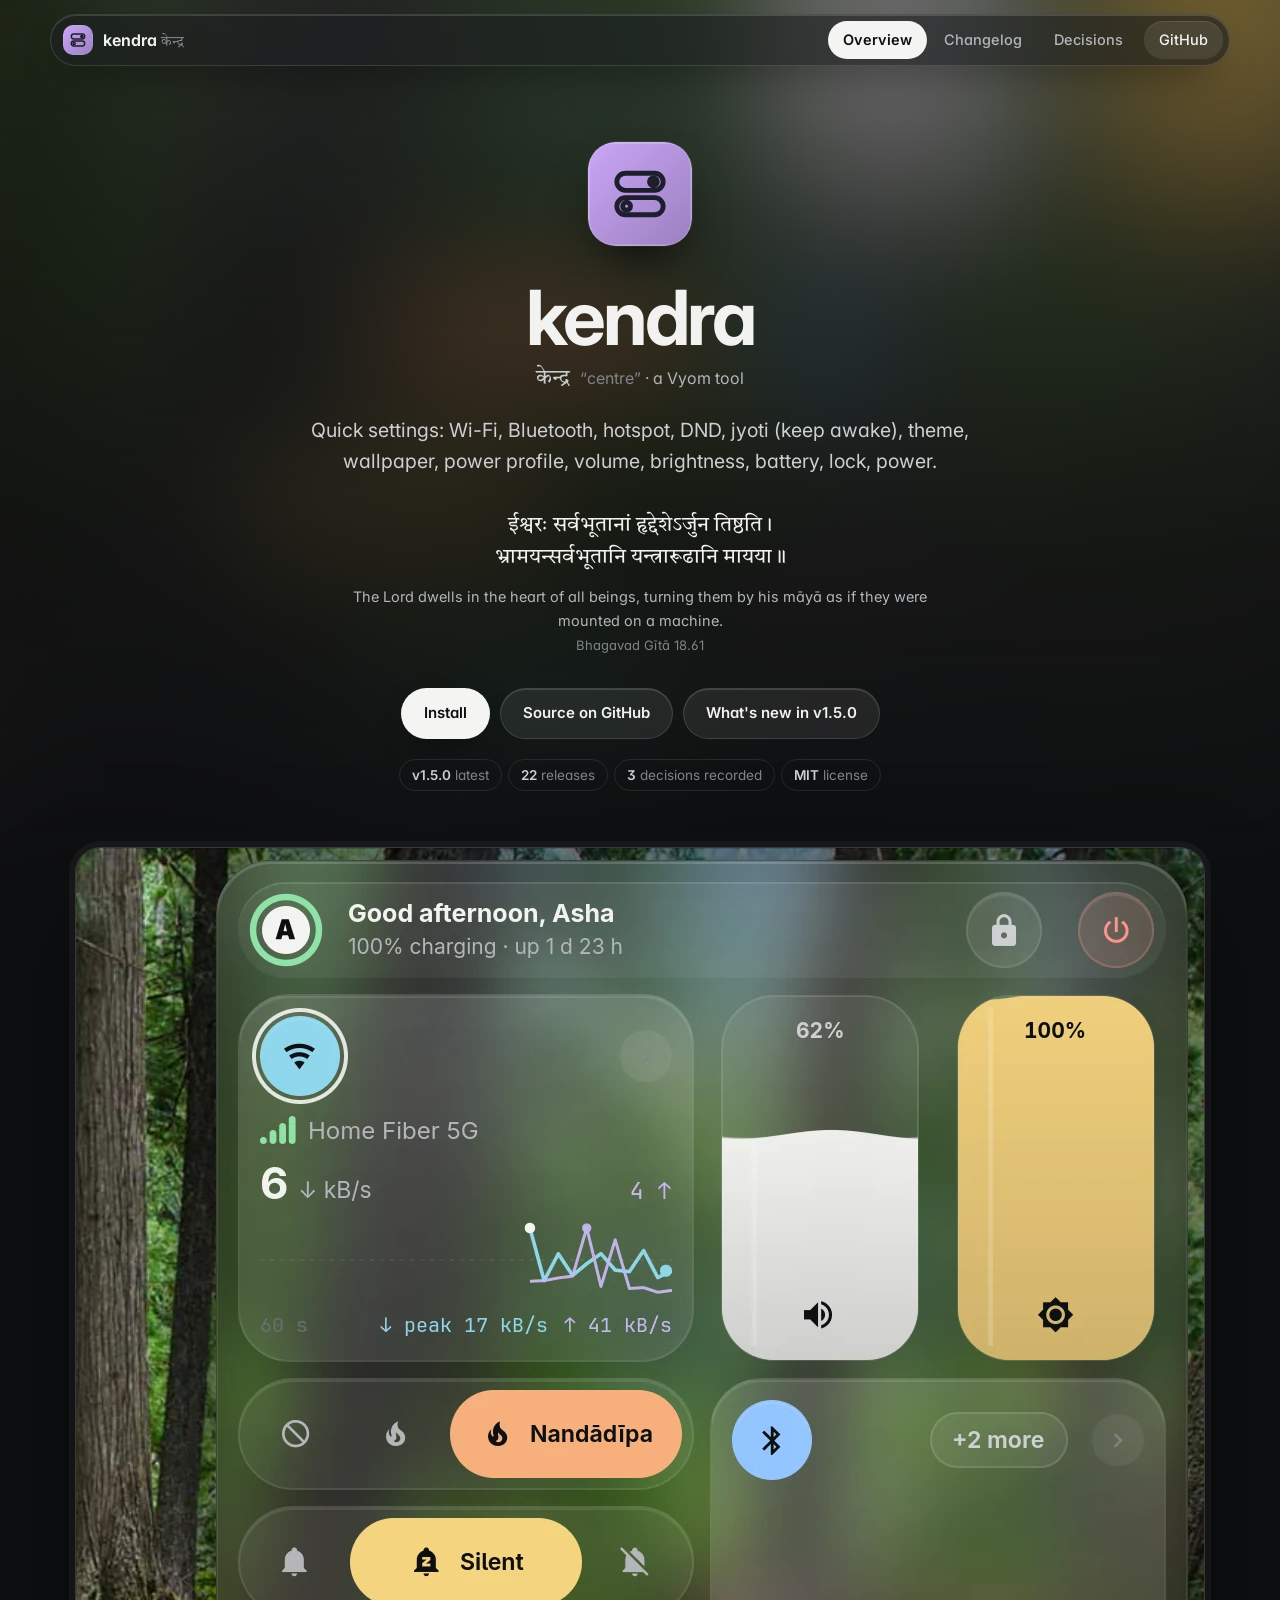
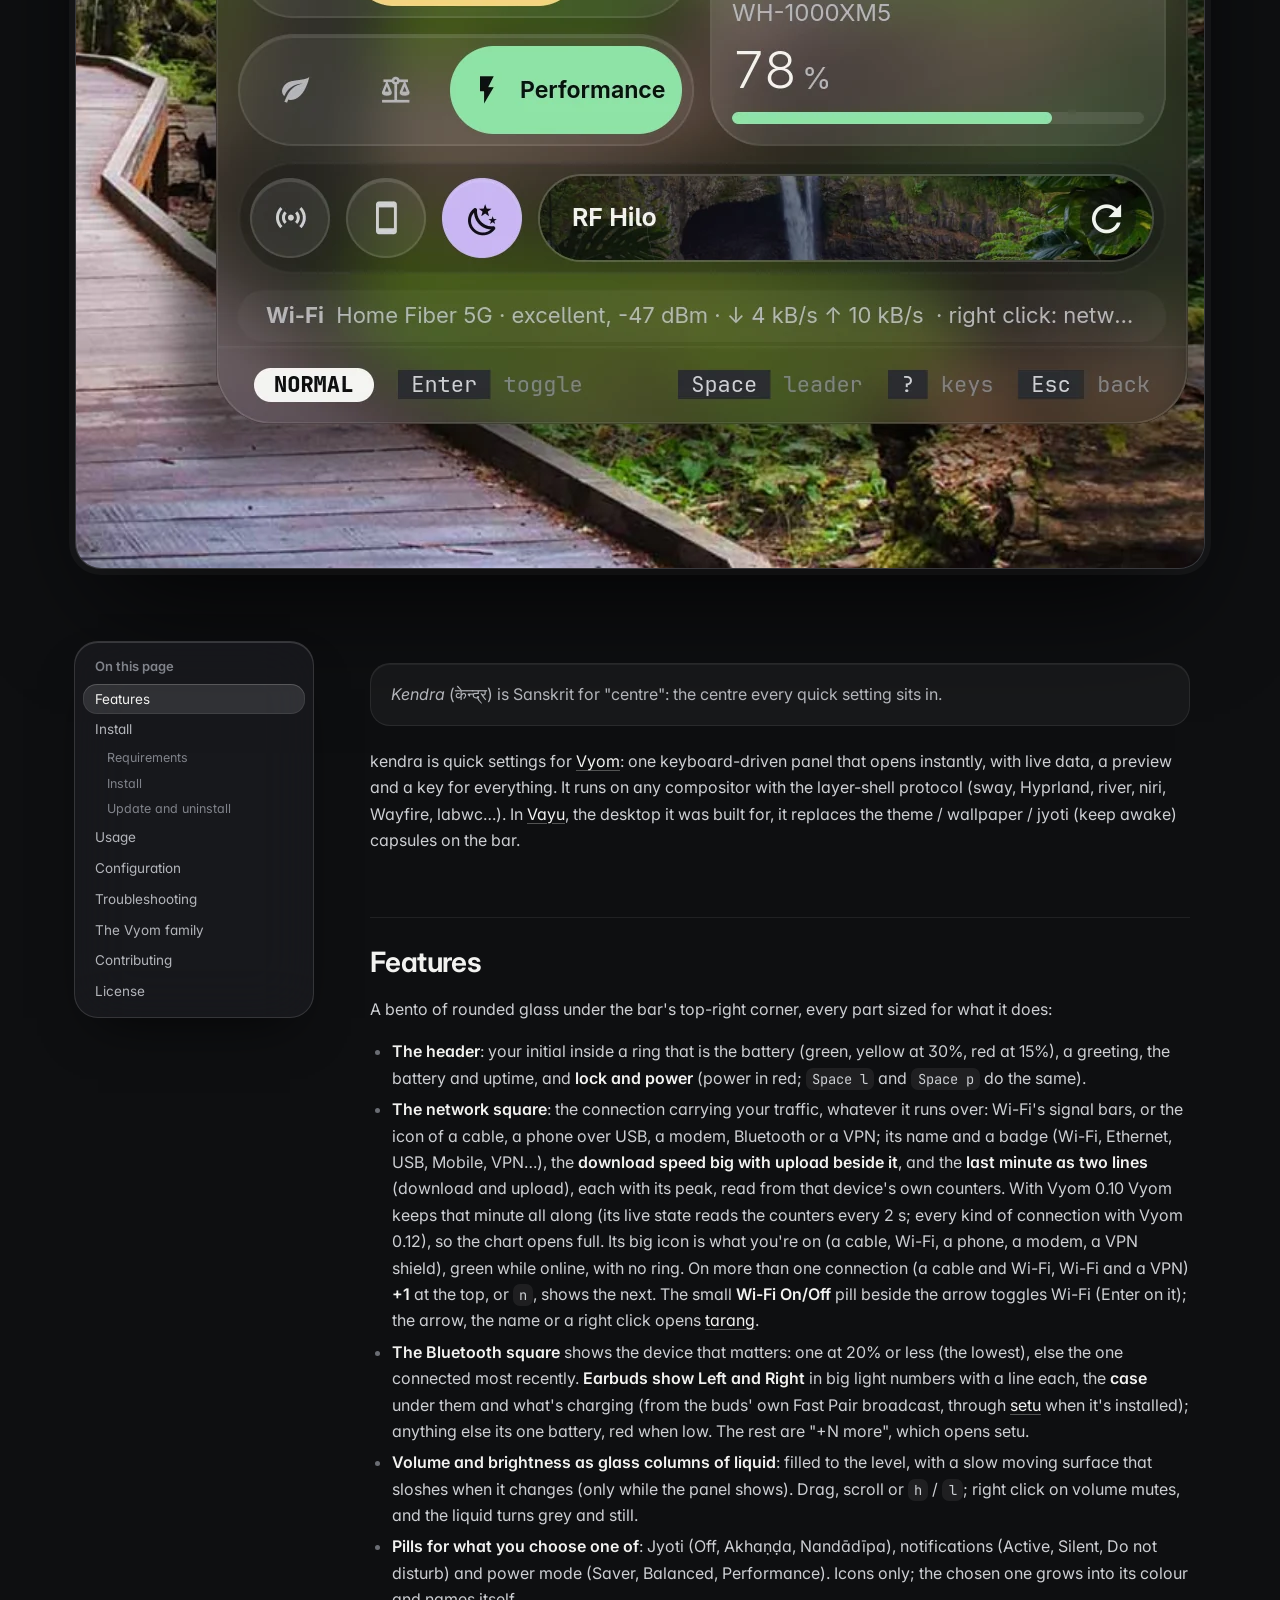
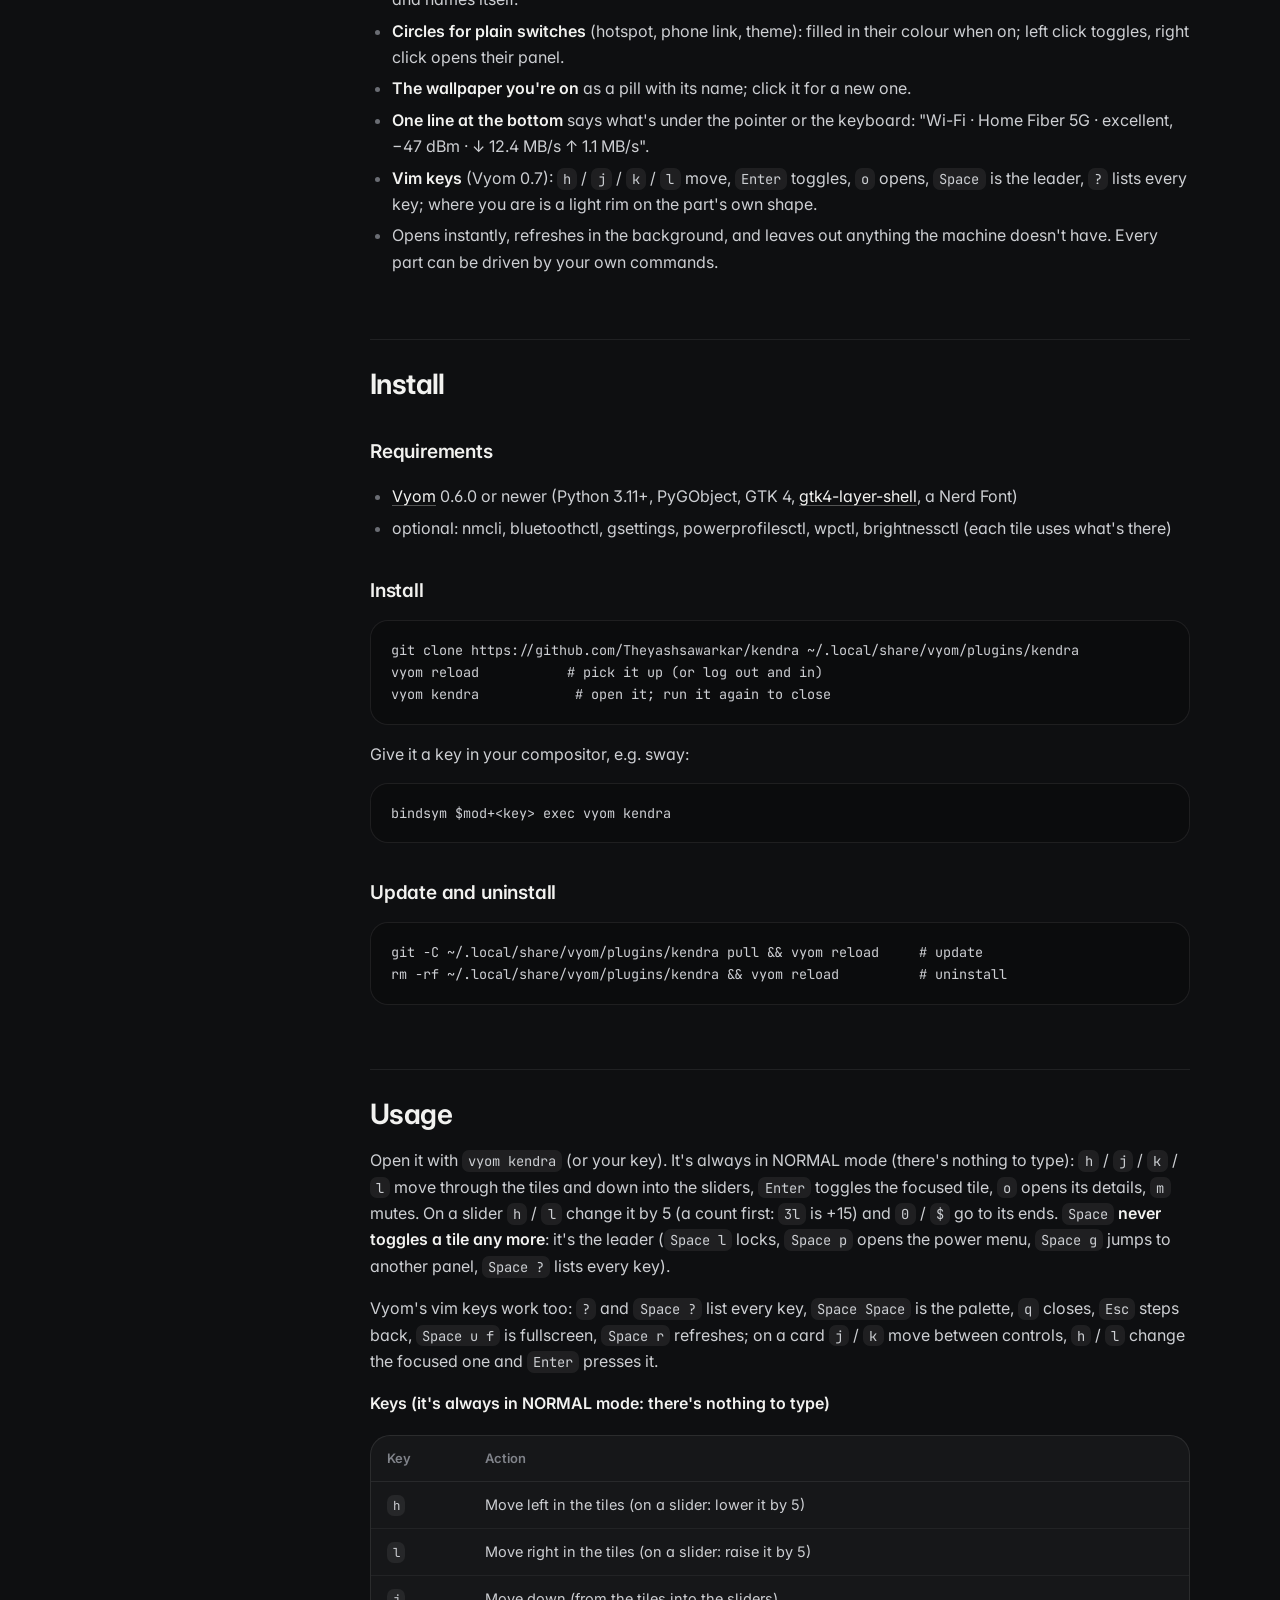
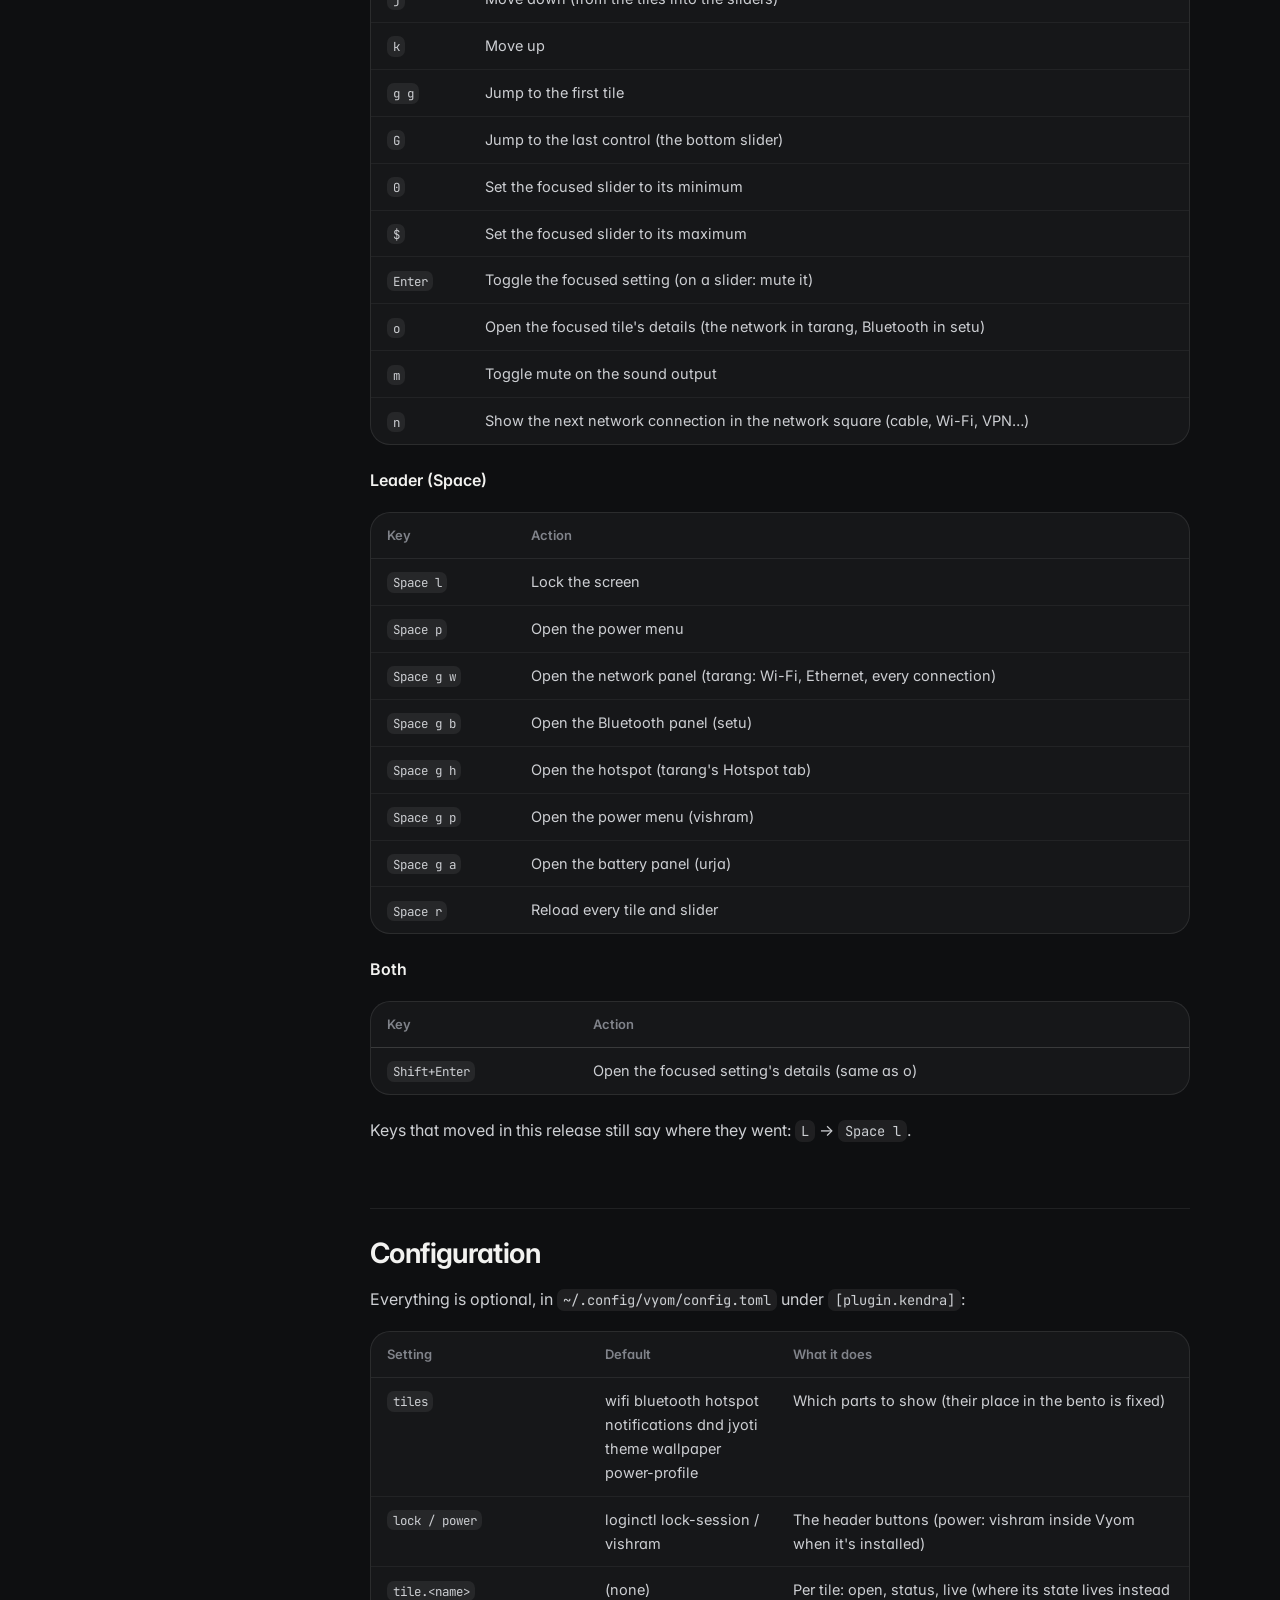
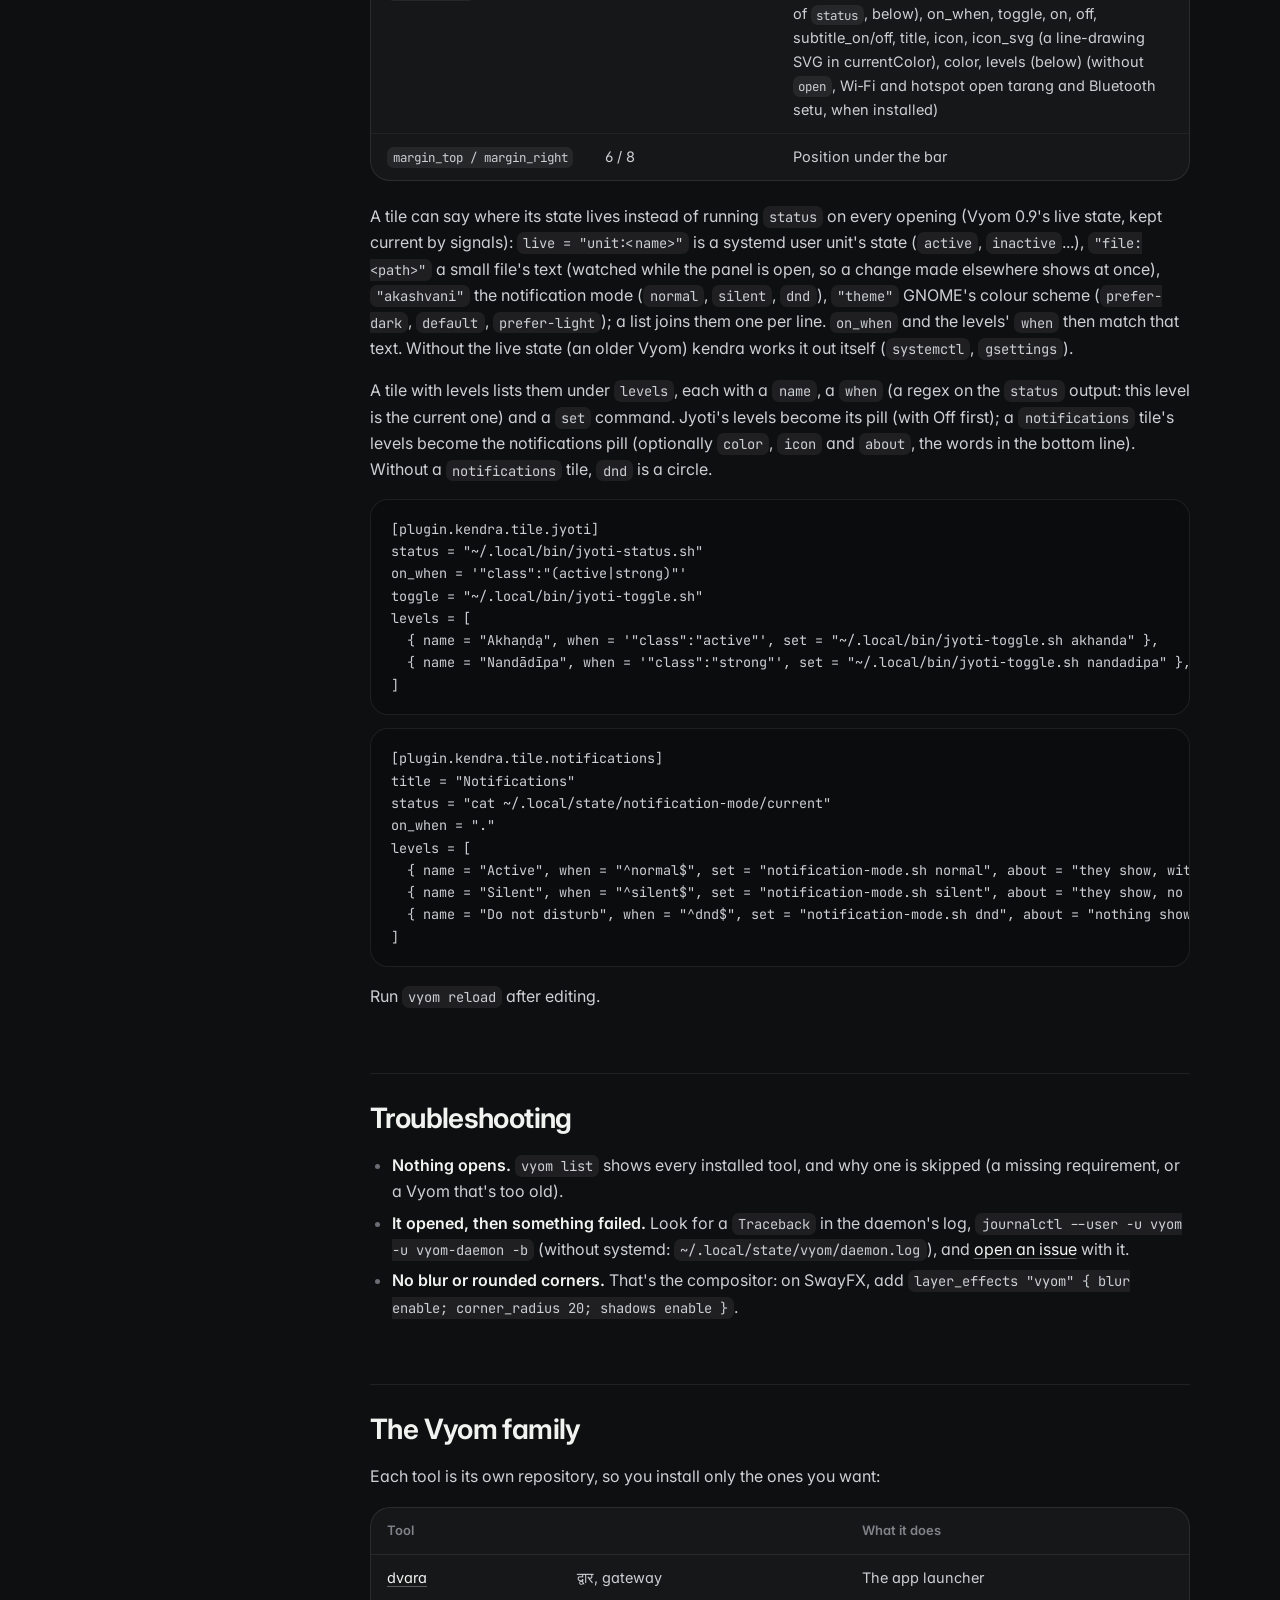
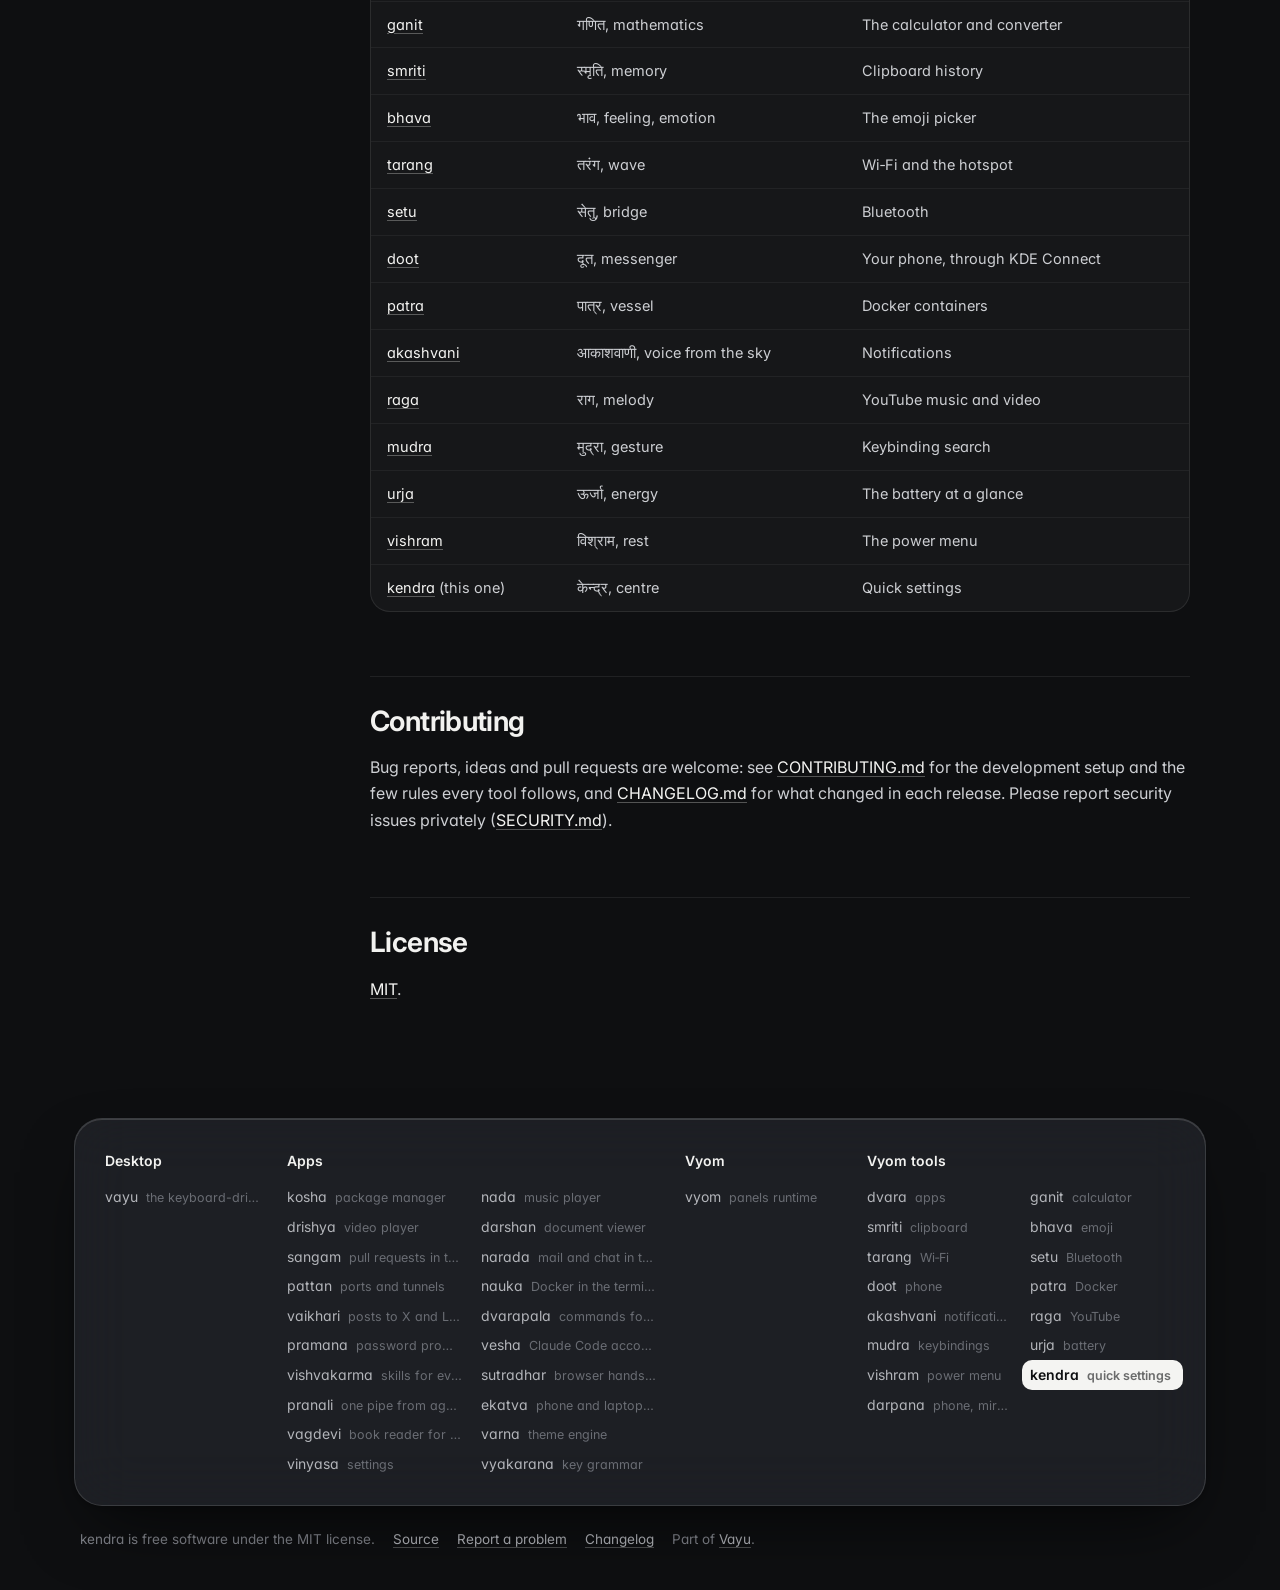
<file: docs/index.html>
<!doctype html>
<html lang="en">
<head>
<meta charset="utf-8">
<meta name="viewport" content="width=device-width, initial-scale=1">
<title>kendra · Quick settings: Wi-Fi, Bluetooth, hotspot, DND, jyoti (keep awake), theme, wallpaper, power profile, volume, brightness, battery, lock, power.</title>
<meta name="description" content="Quick settings: Wi-Fi, Bluetooth, hotspot, DND, jyoti (keep awake), theme, wallpaper, power profile, volume, brightness, battery, lock, power.">
<meta property="og:title" content="kendra · Quick settings: Wi-Fi, Bluetooth, hotspot, DND, jyoti (keep awake), theme, wallpaper, power profile, volume, brightness, battery, lock, power.">
<meta property="og:description" content="Quick settings: Wi-Fi, Bluetooth, hotspot, DND, jyoti (keep awake), theme, wallpaper, power profile, volume, brightness, battery, lock, power.">
<meta name="theme-color" content="#0e0f11">
<link rel="icon" href="assets/logo.svg" type="image/svg+xml">
<link rel="preconnect" href="https://fonts.googleapis.com">
<link rel="preconnect" href="https://fonts.gstatic.com" crossorigin>
<link href="https://fonts.googleapis.com/css2?family=Inter:wght@400;500;600;700&family=JetBrains+Mono:wght@400;500;600&family=Tiro+Devanagari+Sanskrit&display=swap" rel="stylesheet">
<link rel="stylesheet" href="assets/site.css">
<style>:root{--tool:#c9b6f2}.backdrop:before{background-image:url("assets/screenshots/kendra.webp")}</style>
</head>
<body class="home">
<div class="backdrop" aria-hidden="true"></div>
<header class="top"><div class="in">
<a class="brand" href="index.html"><img src="assets/logo.svg" alt=""><span>kendra <small>केन्द्र</small></span></a>
<nav><a href="index.html" class="on">Overview</a><a href="changelog.html" class="">Changelog</a><a href="adr/index.html" class=" hide">Decisions</a><a class="gh" href="https://github.com/Theyashsawarkar/kendra">GitHub</a></nav></div></header>
<header class="hero">
<img class="logo" src="assets/logo.svg" alt="kendra logo" width="104" height="104">
<h1>kendra</h1>
<div class="sa"><b lang="sa">केन्द्र</b> <i>“centre”</i> · a Vyom tool</div>
<p class="lead">Quick settings: Wi-Fi, Bluetooth, hotspot, DND, jyoti (keep awake), theme, wallpaper, power profile, volume, brightness, battery, lock, power.</p>
<figure class="shloka"><p lang="sa">ईश्वरः सर्वभूतानां हृद्देशेऽर्जुन तिष्ठति ।<br>भ्रामयन्सर्वभूतानि यन्त्रारूढानि मायया ॥</p><figcaption>The Lord dwells in the heart of all beings, turning them by his māyā as if they were mounted on a machine. <cite>Bhagavad Gītā 18.61</cite></figcaption></figure>
<div class="cta"><a class="btn primary" href="#install">Install</a><a class="btn" href="https://github.com/Theyashsawarkar/kendra">Source on GitHub</a><a class="btn" href="changelog.html">What's new in v1.5.0</a></div>
<div class="meta"><span><b>v1.5.0</b> latest</span><span><b>22</b> releases</span><span><b>3</b> decisions recorded</span><span><b>MIT</b> license</span></div>
</header>
<figure class="shot"><img src="assets/screenshots/kendra.webp" alt="kendra: quick settings for Asha: the Wi-Fi square with its speed and the last minute, volume and brightness as glass columns of liquid, Jyoti, notifications and power mode as pills, the Bluetooth square, hotspot, phone link and theme circles and the wallpaper pill" fetchpriority="high"></figure>
<div class="wrap"><aside class="toc"><b>On this page</b><a class="l2" href="#features">Features</a><a class="l2" href="#install">Install</a><a class="l3" href="#requirements">Requirements</a><a class="l3" href="#install">Install</a><a class="l3" href="#update-and-uninstall">Update and uninstall</a><a class="l2" href="#usage">Usage</a><a class="l2" href="#configuration">Configuration</a><a class="l2" href="#troubleshooting">Troubleshooting</a><a class="l2" href="#the-vyom-family">The Vyom family</a><a class="l2" href="#contributing">Contributing</a><a class="l2" href="#license">License</a></aside><article>
<blockquote><p><em>Kendra</em> (केन्द्र) is Sanskrit for "centre": the centre every quick setting sits in.</p></blockquote>
<p>kendra is quick settings for <a href="https://github.com/Theyashsawarkar/vyom">Vyom</a>: one keyboard-driven panel that opens instantly, with live data, a preview and a key for everything. It runs on any compositor with the layer-shell protocol (sway, Hyprland, river, niri, Wayfire, labwc…). In <a href="https://github.com/Theyashsawarkar/vayu">Vayu</a>, the desktop it was built for, it replaces the theme / wallpaper / jyoti (keep awake) capsules on the bar.</p>
<h2 id="features"><a class="anchor" href="#features">#</a>Features</h2>
<p>A bento of rounded glass under the bar's top-right corner, every part sized for what it does:</p>
<ul><li><strong>The header</strong>: your initial inside a ring that is the battery (green, yellow at 30%, red at 15%), a greeting, the battery and uptime, and <strong>lock and power</strong> (power in red; <code>Space l</code> and <code>Space p</code> do the same).</li><li><strong>The network square</strong>: the connection carrying your traffic, whatever it runs over: Wi-Fi's signal bars, or the icon of a cable, a phone over USB, a modem, Bluetooth or a VPN; its name and a badge (Wi-Fi, Ethernet, USB, Mobile, VPN…), the <strong>download speed big with upload beside it</strong>, and the <strong>last minute as two lines</strong> (download and upload), each with its peak, read from that device's own counters. With Vyom 0.10 Vyom keeps that minute all along (its live state reads the counters every 2 s; every kind of connection with Vyom 0.12), so the chart opens full. Its big icon is what you're on (a cable, Wi-Fi, a phone, a modem, a VPN shield), green while online, with no ring. On more than one connection (a cable and Wi-Fi, Wi-Fi and a VPN) <strong>+1</strong> at the top, or <code>n</code>, shows the next. The small <strong>Wi-Fi On/Off</strong> pill beside the arrow toggles Wi-Fi (Enter on it); the arrow, the name or a right click opens <a href="https://github.com/Theyashsawarkar/tarang">tarang</a>.</li><li><strong>The Bluetooth square</strong> shows the device that matters: one at 20% or less (the lowest), else the one connected most recently. <strong>Earbuds show Left and Right</strong> in big light numbers with a line each, the <strong>case</strong> under them and what's charging (from the buds' own Fast Pair broadcast, through <a href="https://github.com/Theyashsawarkar/setu">setu</a> when it's installed); anything else its one battery, red when low. The rest are "+N more", which opens setu.</li><li><strong>Volume and brightness as glass columns of liquid</strong>: filled to the level, with a slow moving surface that sloshes when it changes (only while the panel shows). Drag, scroll or <code>h</code> / <code>l</code>; right click on volume mutes, and the liquid turns grey and still.</li><li><strong>Pills for what you choose one of</strong>: Jyoti (Off, Akhaṇḍa, Nandādīpa), notifications (Active, Silent, Do not disturb) and power mode (Saver, Balanced, Performance). Icons only; the chosen one grows into its colour and names itself.</li><li><strong>Circles for plain switches</strong> (hotspot, phone link, theme): filled in their colour when on; left click toggles, right click opens their panel.</li><li><strong>The wallpaper you're on</strong> as a pill with its name; click it for a new one.</li><li><strong>One line at the bottom</strong> says what's under the pointer or the keyboard: "Wi-Fi · Home Fiber 5G · excellent, −47 dBm · ↓ 12.4 MB/s ↑ 1.1 MB/s".</li><li><strong>Vim keys</strong> (Vyom 0.7): <code>h</code> / <code>j</code> / <code>k</code> / <code>l</code> move, <code>Enter</code> toggles, <code>o</code> opens, <code>Space</code> is the leader, <code>?</code> lists every key; where you are is a light rim on the part's own shape.</li><li>Opens instantly, refreshes in the background, and leaves out anything the machine doesn't have. Every part can be driven by your own commands.</li></ul>
<h2 id="install"><a class="anchor" href="#install">#</a>Install</h2>
<h3 id="requirements"><a class="anchor" href="#requirements">#</a>Requirements</h3>
<ul><li><a href="https://github.com/Theyashsawarkar/vyom">Vyom</a> 0.6.0 or newer (Python 3.11+, PyGObject, GTK 4, <a href="https://github.com/wmww/gtk4-layer-shell">gtk4-layer-shell</a>, a Nerd Font)</li><li>optional: nmcli, bluetoothctl, gsettings, powerprofilesctl, wpctl, brightnessctl (each tile uses what's there)</li></ul>
<h3 id="install"><a class="anchor" href="#install">#</a>Install</h3>
<pre class="code" data-lang="sh"><code>git clone https://github.com/Theyashsawarkar/kendra ~/.local/share/vyom/plugins/kendra
vyom reload           # pick it up (or log out and in)
vyom kendra            # open it; run it again to close</code></pre>
<p>Give it a key in your compositor, e.g. sway:</p>
<pre class="code" data-lang="sh"><code>bindsym $mod+&lt;key&gt; exec vyom kendra</code></pre>
<h3 id="update-and-uninstall"><a class="anchor" href="#update-and-uninstall">#</a>Update and uninstall</h3>
<pre class="code" data-lang="sh"><code>git -C ~/.local/share/vyom/plugins/kendra pull &amp;&amp; vyom reload     # update
rm -rf ~/.local/share/vyom/plugins/kendra &amp;&amp; vyom reload          # uninstall</code></pre>
<h2 id="usage"><a class="anchor" href="#usage">#</a>Usage</h2>
<p>Open it with <code>vyom kendra</code> (or your key). It's always in NORMAL mode (there's nothing to type): <code>h</code> / <code>j</code> / <code>k</code> / <code>l</code> move through the tiles and down into the sliders, <code>Enter</code> toggles the focused tile, <code>o</code> opens its details, <code>m</code> mutes. On a slider <code>h</code> / <code>l</code> change it by 5 (a count first: <code>3l</code> is +15) and <code>0</code> / <code>$</code> go to its ends. <strong><code>Space</code> never toggles a tile any more</strong>: it's the leader (<code>Space l</code> locks, <code>Space p</code> opens the power menu, <code>Space g</code> jumps to another panel, <code>Space ?</code> lists every key).</p>
<!-- KEYS (generated by scripts/keybinds.py from kendra/vim.py) -->
<p>Vyom's vim keys work too: <code>?</code> and <code>Space ?</code> list every key, <code>Space Space</code> is the palette, <code>q</code> closes, <code>Esc</code> steps back, <code>Space u f</code> is fullscreen, <code>Space r</code> refreshes; on a card <code>j</code> / <code>k</code> move between controls, <code>h</code> / <code>l</code> change the focused one and <code>Enter</code> presses it.</p>
<p><strong>Keys (it's always in NORMAL mode: there's nothing to type)</strong></p>
<div class="table"><table><thead><tr><th>Key</th><th>Action</th></tr></thead><tbody><tr><td><code>h</code></td><td>Move left in the tiles (on a slider: lower it by 5)</td></tr><tr><td><code>l</code></td><td>Move right in the tiles (on a slider: raise it by 5)</td></tr><tr><td><code>j</code></td><td>Move down (from the tiles into the sliders)</td></tr><tr><td><code>k</code></td><td>Move up</td></tr><tr><td><code>g g</code></td><td>Jump to the first tile</td></tr><tr><td><code>G</code></td><td>Jump to the last control (the bottom slider)</td></tr><tr><td><code>0</code></td><td>Set the focused slider to its minimum</td></tr><tr><td><code>$</code></td><td>Set the focused slider to its maximum</td></tr><tr><td><code>Enter</code></td><td>Toggle the focused setting (on a slider: mute it)</td></tr><tr><td><code>o</code></td><td>Open the focused tile's details (the network in tarang, Bluetooth in setu)</td></tr><tr><td><code>m</code></td><td>Toggle mute on the sound output</td></tr><tr><td><code>n</code></td><td>Show the next network connection in the network square (cable, Wi-Fi, VPN…)</td></tr></tbody></table></div>
<p><strong>Leader (Space)</strong></p>
<div class="table"><table><thead><tr><th>Key</th><th>Action</th></tr></thead><tbody><tr><td><code>Space l</code></td><td>Lock the screen</td></tr><tr><td><code>Space p</code></td><td>Open the power menu</td></tr><tr><td><code>Space g w</code></td><td>Open the network panel (tarang: Wi-Fi, Ethernet, every connection)</td></tr><tr><td><code>Space g b</code></td><td>Open the Bluetooth panel (setu)</td></tr><tr><td><code>Space g h</code></td><td>Open the hotspot (tarang's Hotspot tab)</td></tr><tr><td><code>Space g p</code></td><td>Open the power menu (vishram)</td></tr><tr><td><code>Space g a</code></td><td>Open the battery panel (urja)</td></tr><tr><td><code>Space r</code></td><td>Reload every tile and slider</td></tr></tbody></table></div>
<p><strong>Both</strong></p>
<div class="table"><table><thead><tr><th>Key</th><th>Action</th></tr></thead><tbody><tr><td><code>Shift+Enter</code></td><td>Open the focused setting's details (same as o)</td></tr></tbody></table></div>
<p>Keys that moved in this release still say where they went: <code>L</code> → <code>Space l</code>.</p>
<!-- END KEYS -->
<h2 id="configuration"><a class="anchor" href="#configuration">#</a>Configuration</h2>
<p>Everything is optional, in <code>~/.config/vyom/config.toml</code> under <code>[plugin.kendra]</code>:</p>
<div class="table"><table><thead><tr><th>Setting</th><th>Default</th><th>What it does</th></tr></thead><tbody><tr><td><code>tiles</code></td><td>wifi bluetooth hotspot notifications dnd jyoti theme wallpaper power-profile</td><td>Which parts to show (their place in the bento is fixed)</td></tr><tr><td><code>lock / power</code></td><td>loginctl lock-session / vishram</td><td>The header buttons (power: vishram inside Vyom when it's installed)</td></tr><tr><td><code>tile.&lt;name&gt;</code></td><td>(none)</td><td>Per tile: open, status, live (where its state lives instead of <code>status</code>, below), on_when, toggle, on, off, subtitle_on/off, title, icon, icon_svg (a line-drawing SVG in currentColor), color, levels (below) (without <code>open</code>, Wi‑Fi and hotspot open tarang and Bluetooth setu, when installed)</td></tr><tr><td><code>margin_top / margin_right</code></td><td>6 / 8</td><td>Position under the bar</td></tr></tbody></table></div>
<p>A tile can say where its state lives instead of running <code>status</code> on every opening (Vyom 0.9's live state, kept current by signals): <code>live = &quot;unit:&lt;name&gt;&quot;</code> is a systemd user unit's state (<code>active</code>, <code>inactive</code>...), <code>&quot;file:&lt;path&gt;&quot;</code> a small file's text (watched while the panel is open, so a change made elsewhere shows at once), <code>&quot;akashvani&quot;</code> the notification mode (<code>normal</code>, <code>silent</code>, <code>dnd</code>), <code>&quot;theme&quot;</code> GNOME's colour scheme (<code>prefer-dark</code>, <code>default</code>, <code>prefer-light</code>); a list joins them one per line. <code>on_when</code> and the levels' <code>when</code> then match that text. Without the live state (an older Vyom) kendra works it out itself (<code>systemctl</code>, <code>gsettings</code>).</p>
<p>A tile with levels lists them under <code>levels</code>, each with a <code>name</code>, a <code>when</code> (a regex on the <code>status</code> output: this level is the current one) and a <code>set</code> command. Jyoti's levels become its pill (with Off first); a <code>notifications</code> tile's levels become the notifications pill (optionally <code>color</code>, <code>icon</code> and <code>about</code>, the words in the bottom line). Without a <code>notifications</code> tile, <code>dnd</code> is a circle.</p>
<pre class="code" data-lang="toml"><code>[plugin.kendra.tile.jyoti]
status = &quot;~/.local/bin/jyoti-status.sh&quot;
on_when = &#x27;&quot;class&quot;:&quot;(active|strong)&quot;&#x27;
toggle = &quot;~/.local/bin/jyoti-toggle.sh&quot;
levels = [
  { name = &quot;Akhaṇḍa&quot;, when = &#x27;&quot;class&quot;:&quot;active&quot;&#x27;, set = &quot;~/.local/bin/jyoti-toggle.sh akhanda&quot; },
  { name = &quot;Nandādīpa&quot;, when = &#x27;&quot;class&quot;:&quot;strong&quot;&#x27;, set = &quot;~/.local/bin/jyoti-toggle.sh nandadipa&quot; },
]</code></pre>
<pre class="code" data-lang="toml"><code>[plugin.kendra.tile.notifications]
title = &quot;Notifications&quot;
status = &quot;cat ~/.local/state/notification-mode/current&quot;
on_when = &quot;.&quot;
levels = [
  { name = &quot;Active&quot;, when = &quot;^normal$&quot;, set = &quot;notification-mode.sh normal&quot;, about = &quot;they show, with sound&quot; },
  { name = &quot;Silent&quot;, when = &quot;^silent$&quot;, set = &quot;notification-mode.sh silent&quot;, about = &quot;they show, no sound&quot; },
  { name = &quot;Do not disturb&quot;, when = &quot;^dnd$&quot;, set = &quot;notification-mode.sh dnd&quot;, about = &quot;nothing shows&quot; },
]</code></pre>
<p>Run <code>vyom reload</code> after editing.</p>
<h2 id="troubleshooting"><a class="anchor" href="#troubleshooting">#</a>Troubleshooting</h2>
<ul><li><strong>Nothing opens.</strong> <code>vyom list</code> shows every installed tool, and why one is skipped (a missing requirement, or a Vyom that's too old).</li><li><strong>It opened, then something failed.</strong> Look for a <code>Traceback</code> in the daemon's log, <code>journalctl --user -u vyom -u vyom-daemon -b</code> (without systemd: <code>~/.local/state/vyom/daemon.log</code>), and <a href="https://github.com/Theyashsawarkar/kendra/issues/new/choose">open an issue</a> with it.</li><li><strong>No blur or rounded corners.</strong> That's the compositor: on SwayFX, add <code>layer_effects &quot;vyom&quot; { blur enable; corner_radius 20; shadows enable }</code>.</li></ul>
<h2 id="the-vyom-family"><a class="anchor" href="#the-vyom-family">#</a>The Vyom family</h2>
<p>Each tool is its own repository, so you install only the ones you want:</p>
<div class="table"><table><thead><tr><th>Tool</th><th></th><th>What it does</th></tr></thead><tbody><tr><td><a href="https://github.com/Theyashsawarkar/dvara">dvara</a></td><td>द्वार, gateway</td><td>The app launcher</td></tr><tr><td><a href="https://github.com/Theyashsawarkar/ganit">ganit</a></td><td>गणित, mathematics</td><td>The calculator and converter</td></tr><tr><td><a href="https://github.com/Theyashsawarkar/smriti">smriti</a></td><td>स्मृति, memory</td><td>Clipboard history</td></tr><tr><td><a href="https://github.com/Theyashsawarkar/bhava">bhava</a></td><td>भाव, feeling, emotion</td><td>The emoji picker</td></tr><tr><td><a href="https://github.com/Theyashsawarkar/tarang">tarang</a></td><td>तरंग, wave</td><td>Wi‑Fi and the hotspot</td></tr><tr><td><a href="https://github.com/Theyashsawarkar/setu">setu</a></td><td>सेतु, bridge</td><td>Bluetooth</td></tr><tr><td><a href="https://github.com/Theyashsawarkar/doot">doot</a></td><td>दूत, messenger</td><td>Your phone, through KDE Connect</td></tr><tr><td><a href="https://github.com/Theyashsawarkar/patra">patra</a></td><td>पात्र, vessel</td><td>Docker containers</td></tr><tr><td><a href="https://github.com/Theyashsawarkar/akashvani">akashvani</a></td><td>आकाशवाणी, voice from the sky</td><td>Notifications</td></tr><tr><td><a href="https://github.com/Theyashsawarkar/raga">raga</a></td><td>राग, melody</td><td>YouTube music and video</td></tr><tr><td><a href="https://github.com/Theyashsawarkar/mudra">mudra</a></td><td>मुद्रा, gesture</td><td>Keybinding search</td></tr><tr><td><a href="https://github.com/Theyashsawarkar/urja">urja</a></td><td>ऊर्जा, energy</td><td>The battery at a glance</td></tr><tr><td><a href="https://github.com/Theyashsawarkar/vishram">vishram</a></td><td>विश्राम, rest</td><td>The power menu</td></tr><tr><td><a href="https://github.com/Theyashsawarkar/kendra">kendra</a> (this one)</td><td>केन्द्र, centre</td><td>Quick settings</td></tr></tbody></table></div>
<h2 id="contributing"><a class="anchor" href="#contributing">#</a>Contributing</h2>
<p>Bug reports, ideas and pull requests are welcome: see <a href="https://github.com/Theyashsawarkar/kendra/blob/main/CONTRIBUTING.md">CONTRIBUTING.md</a> for the development setup and the few rules every tool follows, and <a href="changelog.html">CHANGELOG.md</a> for what changed in each release. Please report security issues privately (<a href="https://github.com/Theyashsawarkar/kendra/blob/main/SECURITY.md">SECURITY.md</a>).</p>
<h2 id="license"><a class="anchor" href="#license">#</a>License</h2>
<p><a href="https://github.com/Theyashsawarkar/kendra/blob/main/LICENSE">MIT</a>.</p>
</article></div>
<footer><div class="in glass"><div class=""><h4>Desktop</h4><div class="list"><a href="https://vayu.theyashsawarkar.dev/" class="">vayu <span>the keyboard-driven Wayland desktop</span></a></div></div><div class="g2"><h4>Apps</h4><div class="list"><a href="https://kosha.theyashsawarkar.dev/" class="">kosha <span>package manager</span></a><a href="https://nada.theyashsawarkar.dev/" class="">nada <span>music player</span></a><a href="https://drishya.theyashsawarkar.dev/" class="">drishya <span>video player</span></a><a href="https://darshan.theyashsawarkar.dev/" class="">darshan <span>document viewer</span></a><a href="https://sangam.theyashsawarkar.dev/" class="">sangam <span>pull requests in the terminal</span></a><a href="https://narada.theyashsawarkar.dev/" class="">narada <span>mail and chat in the terminal</span></a><a href="https://pattan.theyashsawarkar.dev/" class="">pattan <span>ports and tunnels</span></a><a href="https://nauka.theyashsawarkar.dev/" class="">nauka <span>Docker in the terminal</span></a><a href="https://vaikhari.theyashsawarkar.dev/" class="">vaikhari <span>posts to X and LinkedIn</span></a><a href="https://dvarapala.theyashsawarkar.dev/" class="">dvarapala <span>commands for AI agents, approved</span></a><a href="https://pramana.theyashsawarkar.dev/" class="">pramana <span>password prompts</span></a><a href="https://vesha.theyashsawarkar.dev/" class="">vesha <span>Claude Code accounts</span></a><a href="https://vishvakarma.theyashsawarkar.dev/" class="">vishvakarma <span>skills for every AI agent</span></a><a href="https://sutradhar.theyashsawarkar.dev/" class="">sutradhar <span>browser hands for AI agents</span></a><a href="https://pranali.theyashsawarkar.dev/" class="">pranali <span>one pipe from agents to tools</span></a><a href="https://ekatva.theyashsawarkar.dev/" class="">ekatva <span>phone and laptop, linked</span></a><a href="https://vagdevi.theyashsawarkar.dev/" class="">vagdevi <span>book reader for Android</span></a><a href="https://varna.theyashsawarkar.dev/" class="">varna <span>theme engine</span></a><a href="https://vinyasa.theyashsawarkar.dev/" class="">vinyasa <span>settings</span></a><a href="https://vyakarana.theyashsawarkar.dev/" class="">vyakarana <span>key grammar</span></a></div></div><div class=""><h4>Vyom</h4><div class="list"><a href="https://vyom.theyashsawarkar.dev/" class="">vyom <span>panels runtime</span></a></div></div><div class="g2"><h4>Vyom tools</h4><div class="list"><a href="https://dvara.theyashsawarkar.dev/" class="">dvara <span>apps</span></a><a href="https://ganit.theyashsawarkar.dev/" class="">ganit <span>calculator</span></a><a href="https://smriti.theyashsawarkar.dev/" class="">smriti <span>clipboard</span></a><a href="https://bhava.theyashsawarkar.dev/" class="">bhava <span>emoji</span></a><a href="https://tarang.theyashsawarkar.dev/" class="">tarang <span>Wi‑Fi</span></a><a href="https://setu.theyashsawarkar.dev/" class="">setu <span>Bluetooth</span></a><a href="https://doot.theyashsawarkar.dev/" class="">doot <span>phone</span></a><a href="https://patra.theyashsawarkar.dev/" class="">patra <span>Docker</span></a><a href="https://akashvani.theyashsawarkar.dev/" class="">akashvani <span>notifications</span></a><a href="https://raga.theyashsawarkar.dev/" class="">raga <span>YouTube</span></a><a href="https://mudra.theyashsawarkar.dev/" class="">mudra <span>keybindings</span></a><a href="https://urja.theyashsawarkar.dev/" class="">urja <span>battery</span></a><a href="https://vishram.theyashsawarkar.dev/" class="">vishram <span>power menu</span></a><a href="https://kendra.theyashsawarkar.dev/" class="me" aria-current="page">kendra <span>quick settings</span></a><a href="https://darpana.theyashsawarkar.dev/" class="">darpana <span>phone, mirrored</span></a></div></div></div>
<div class="bottom"><span>kendra is free software under the MIT license.</span><a href="https://github.com/Theyashsawarkar/kendra">Source</a><a href="https://github.com/Theyashsawarkar/kendra/issues">Report a problem</a><a href="changelog.html">Changelog</a><span>Part of <a href="https://vayu.theyashsawarkar.dev/">Vayu</a>.</span></div></footer>
<script>
document.querySelectorAll('pre.code').forEach(p=>{const b=document.createElement('button');b.className='copy';b.type='button';b.textContent='Copy';
b.onclick=()=>{navigator.clipboard.writeText(p.querySelector('code').innerText).then(()=>{b.textContent='Copied';b.classList.add('done');setTimeout(()=>{b.textContent='Copy';b.classList.remove('done')},1400)})};p.appendChild(b)});
const links=[...document.querySelectorAll('.toc a')];if(links.length){const hs=links.map(a=>document.getElementById(a.hash.slice(1))).filter(Boolean);
const on=()=>{let cur=hs[0];for(const h of hs){if(h.getBoundingClientRect().top<120)cur=h}links.forEach(a=>a.classList.toggle('on',cur&&a.hash==='#'+cur.id))};
addEventListener('scroll',on,{passive:true});on()}
</script>
</body>
</html>
</file>
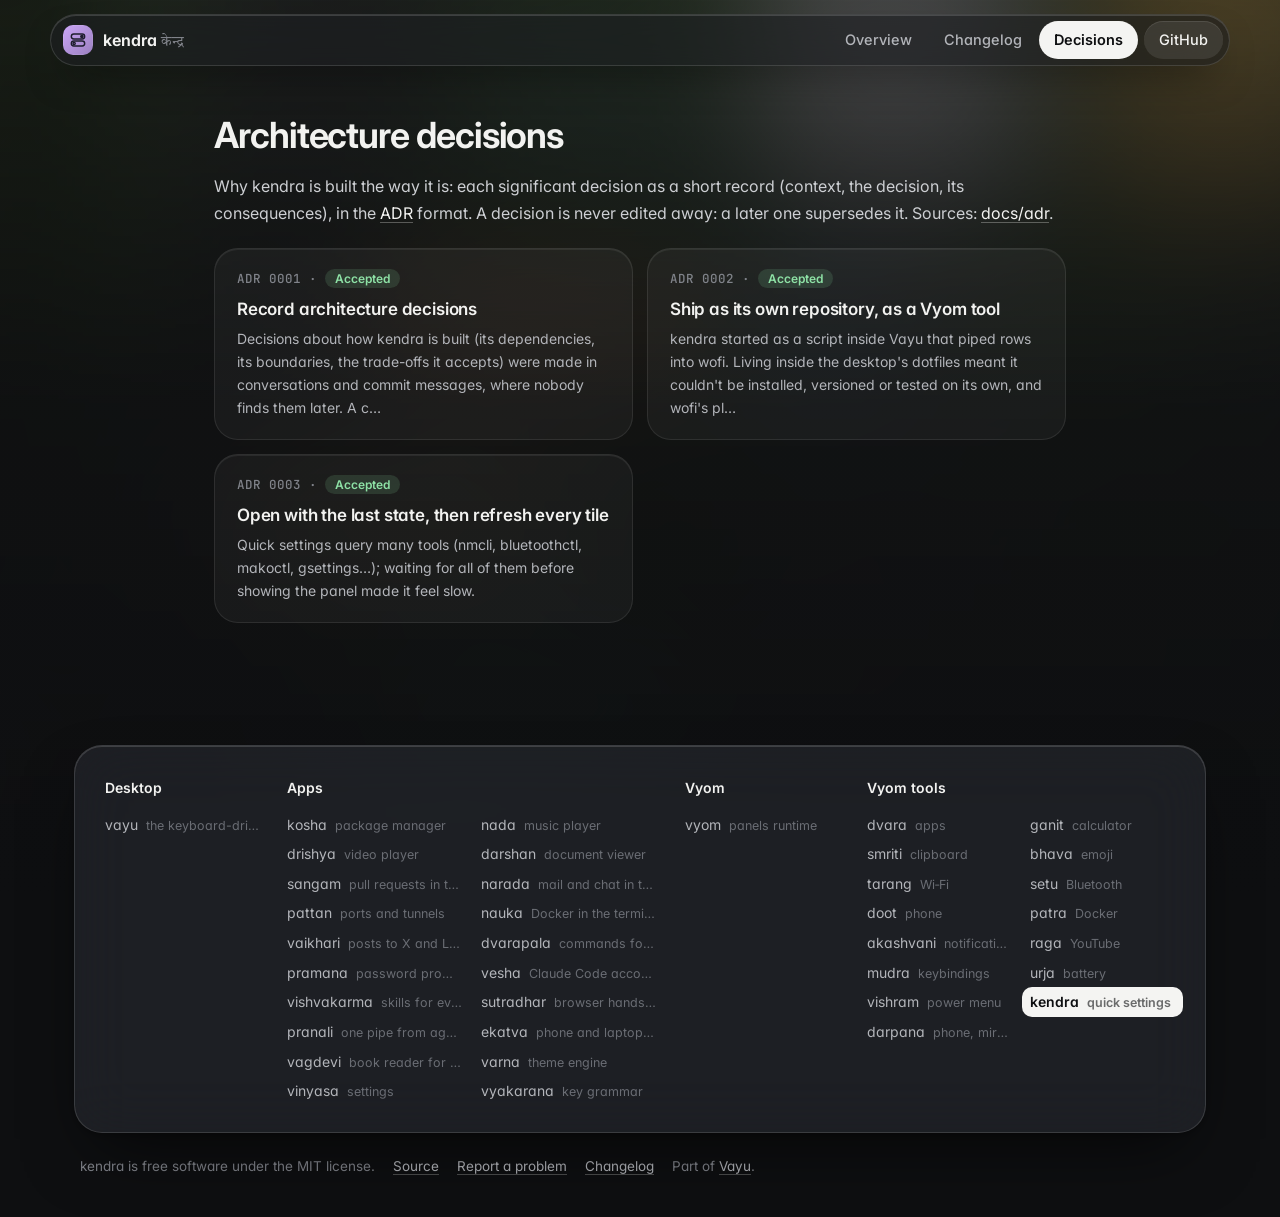
<file: docs/adr/index.html>
<!doctype html>
<html lang="en">
<head>
<meta charset="utf-8">
<meta name="viewport" content="width=device-width, initial-scale=1">
<title>Decisions · kendra</title>
<meta name="description" content="Quick settings: Wi-Fi, Bluetooth, hotspot, DND, jyoti (keep awake), theme, wallpaper, power profile, volume, brightness, battery, lock, power.">
<meta property="og:title" content="Decisions · kendra">
<meta property="og:description" content="Quick settings: Wi-Fi, Bluetooth, hotspot, DND, jyoti (keep awake), theme, wallpaper, power profile, volume, brightness, battery, lock, power.">
<meta name="theme-color" content="#0e0f11">
<link rel="icon" href="../assets/logo.svg" type="image/svg+xml">
<link rel="preconnect" href="https://fonts.googleapis.com">
<link rel="preconnect" href="https://fonts.gstatic.com" crossorigin>
<link href="https://fonts.googleapis.com/css2?family=Inter:wght@400;500;600;700&family=JetBrains+Mono:wght@400;500;600&family=Tiro+Devanagari+Sanskrit&display=swap" rel="stylesheet">
<link rel="stylesheet" href="../assets/site.css">
<style>:root{--tool:#c9b6f2}.backdrop:before{background-image:url("../assets/screenshots/kendra.webp")}</style>
</head>
<body class="sub">
<div class="backdrop" aria-hidden="true"></div>
<header class="top"><div class="in">
<a class="brand" href="../index.html"><img src="../assets/logo.svg" alt=""><span>kendra <small>केन्द्र</small></span></a>
<nav><a href="../index.html" class="">Overview</a><a href="../changelog.html" class="">Changelog</a><a href="../adr/index.html" class="on hide">Decisions</a><a class="gh" href="https://github.com/Theyashsawarkar/kendra">GitHub</a></nav></div></header>

<div class="wrap solo"><article>
<h2>Architecture decisions</h2><p>Why kendra is built the way it is: each significant decision as a short record (context, the decision, its consequences), in the <a href="https://cognitect.com/blog/2011/11/15/documenting-architecture-decisions">ADR</a> format. A decision is never edited away: a later one supersedes it. Sources: <a href="https://github.com/Theyashsawarkar/kendra/tree/main/docs/adr">docs/adr</a>.</p><div class="cards"><a class="card" href="0001-record-architecture-decisions.html"><div class="n">ADR 0001 · <span class="status accepted">Accepted</span></div><h3>Record architecture decisions</h3><p>Decisions about how kendra is built (its dependencies, its boundaries, the trade-offs it accepts) were made in conversations and commit messages, where nobody finds them later. A c…</p></a><a class="card" href="0002-own-repository-as-a-vyom-tool.html"><div class="n">ADR 0002 · <span class="status accepted">Accepted</span></div><h3>Ship as its own repository, as a Vyom tool</h3><p>kendra started as a script inside Vayu that piped rows into wofi. Living inside the desktop&#x27;s dotfiles meant it couldn&#x27;t be installed, versioned or tested on its own, and wofi&#x27;s pl…</p></a><a class="card" href="0003-instant-then-refresh.html"><div class="n">ADR 0003 · <span class="status accepted">Accepted</span></div><h3>Open with the last state, then refresh every tile</h3><p>Quick settings query many tools (nmcli, bluetoothctl, makoctl, gsettings…); waiting for all of them before showing the panel made it feel slow.</p></a></div>
</article></div>
<footer><div class="in glass"><div class=""><h4>Desktop</h4><div class="list"><a href="https://vayu.theyashsawarkar.dev/" class="">vayu <span>the keyboard-driven Wayland desktop</span></a></div></div><div class="g2"><h4>Apps</h4><div class="list"><a href="https://kosha.theyashsawarkar.dev/" class="">kosha <span>package manager</span></a><a href="https://nada.theyashsawarkar.dev/" class="">nada <span>music player</span></a><a href="https://drishya.theyashsawarkar.dev/" class="">drishya <span>video player</span></a><a href="https://darshan.theyashsawarkar.dev/" class="">darshan <span>document viewer</span></a><a href="https://sangam.theyashsawarkar.dev/" class="">sangam <span>pull requests in the terminal</span></a><a href="https://narada.theyashsawarkar.dev/" class="">narada <span>mail and chat in the terminal</span></a><a href="https://pattan.theyashsawarkar.dev/" class="">pattan <span>ports and tunnels</span></a><a href="https://nauka.theyashsawarkar.dev/" class="">nauka <span>Docker in the terminal</span></a><a href="https://vaikhari.theyashsawarkar.dev/" class="">vaikhari <span>posts to X and LinkedIn</span></a><a href="https://dvarapala.theyashsawarkar.dev/" class="">dvarapala <span>commands for AI agents, approved</span></a><a href="https://pramana.theyashsawarkar.dev/" class="">pramana <span>password prompts</span></a><a href="https://vesha.theyashsawarkar.dev/" class="">vesha <span>Claude Code accounts</span></a><a href="https://vishvakarma.theyashsawarkar.dev/" class="">vishvakarma <span>skills for every AI agent</span></a><a href="https://sutradhar.theyashsawarkar.dev/" class="">sutradhar <span>browser hands for AI agents</span></a><a href="https://pranali.theyashsawarkar.dev/" class="">pranali <span>one pipe from agents to tools</span></a><a href="https://ekatva.theyashsawarkar.dev/" class="">ekatva <span>phone and laptop, linked</span></a><a href="https://vagdevi.theyashsawarkar.dev/" class="">vagdevi <span>book reader for Android</span></a><a href="https://varna.theyashsawarkar.dev/" class="">varna <span>theme engine</span></a><a href="https://vinyasa.theyashsawarkar.dev/" class="">vinyasa <span>settings</span></a><a href="https://vyakarana.theyashsawarkar.dev/" class="">vyakarana <span>key grammar</span></a></div></div><div class=""><h4>Vyom</h4><div class="list"><a href="https://vyom.theyashsawarkar.dev/" class="">vyom <span>panels runtime</span></a></div></div><div class="g2"><h4>Vyom tools</h4><div class="list"><a href="https://dvara.theyashsawarkar.dev/" class="">dvara <span>apps</span></a><a href="https://ganit.theyashsawarkar.dev/" class="">ganit <span>calculator</span></a><a href="https://smriti.theyashsawarkar.dev/" class="">smriti <span>clipboard</span></a><a href="https://bhava.theyashsawarkar.dev/" class="">bhava <span>emoji</span></a><a href="https://tarang.theyashsawarkar.dev/" class="">tarang <span>Wi‑Fi</span></a><a href="https://setu.theyashsawarkar.dev/" class="">setu <span>Bluetooth</span></a><a href="https://doot.theyashsawarkar.dev/" class="">doot <span>phone</span></a><a href="https://patra.theyashsawarkar.dev/" class="">patra <span>Docker</span></a><a href="https://akashvani.theyashsawarkar.dev/" class="">akashvani <span>notifications</span></a><a href="https://raga.theyashsawarkar.dev/" class="">raga <span>YouTube</span></a><a href="https://mudra.theyashsawarkar.dev/" class="">mudra <span>keybindings</span></a><a href="https://urja.theyashsawarkar.dev/" class="">urja <span>battery</span></a><a href="https://vishram.theyashsawarkar.dev/" class="">vishram <span>power menu</span></a><a href="https://kendra.theyashsawarkar.dev/" class="me" aria-current="page">kendra <span>quick settings</span></a><a href="https://darpana.theyashsawarkar.dev/" class="">darpana <span>phone, mirrored</span></a></div></div></div>
<div class="bottom"><span>kendra is free software under the MIT license.</span><a href="https://github.com/Theyashsawarkar/kendra">Source</a><a href="https://github.com/Theyashsawarkar/kendra/issues">Report a problem</a><a href="../changelog.html">Changelog</a><span>Part of <a href="https://vayu.theyashsawarkar.dev/">Vayu</a>.</span></div></footer>
<script>
document.querySelectorAll('pre.code').forEach(p=>{const b=document.createElement('button');b.className='copy';b.type='button';b.textContent='Copy';
b.onclick=()=>{navigator.clipboard.writeText(p.querySelector('code').innerText).then(()=>{b.textContent='Copied';b.classList.add('done');setTimeout(()=>{b.textContent='Copy';b.classList.remove('done')},1400)})};p.appendChild(b)});
const links=[...document.querySelectorAll('.toc a')];if(links.length){const hs=links.map(a=>document.getElementById(a.hash.slice(1))).filter(Boolean);
const on=()=>{let cur=hs[0];for(const h of hs){if(h.getBoundingClientRect().top<120)cur=h}links.forEach(a=>a.classList.toggle('on',cur&&a.hash==='#'+cur.id))};
addEventListener('scroll',on,{passive:true});on()}
</script>
</body>
</html>
</file>
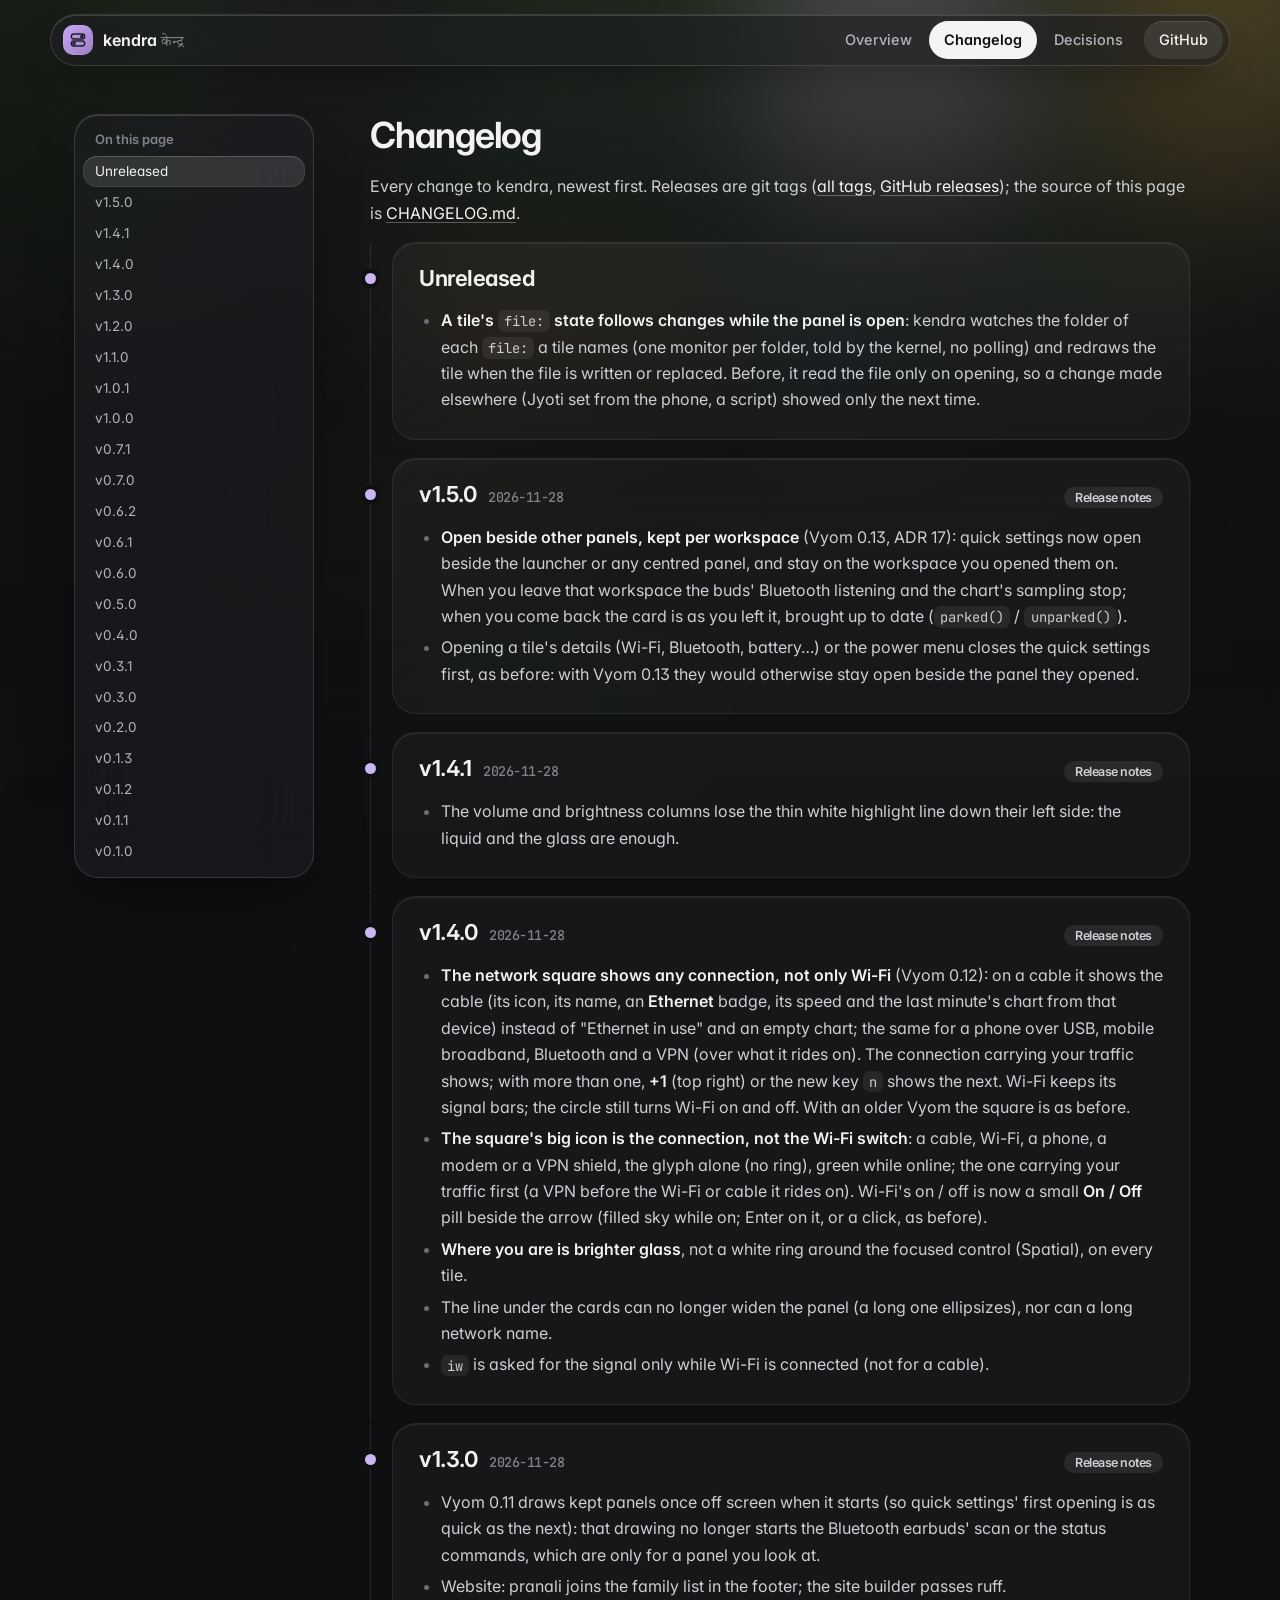
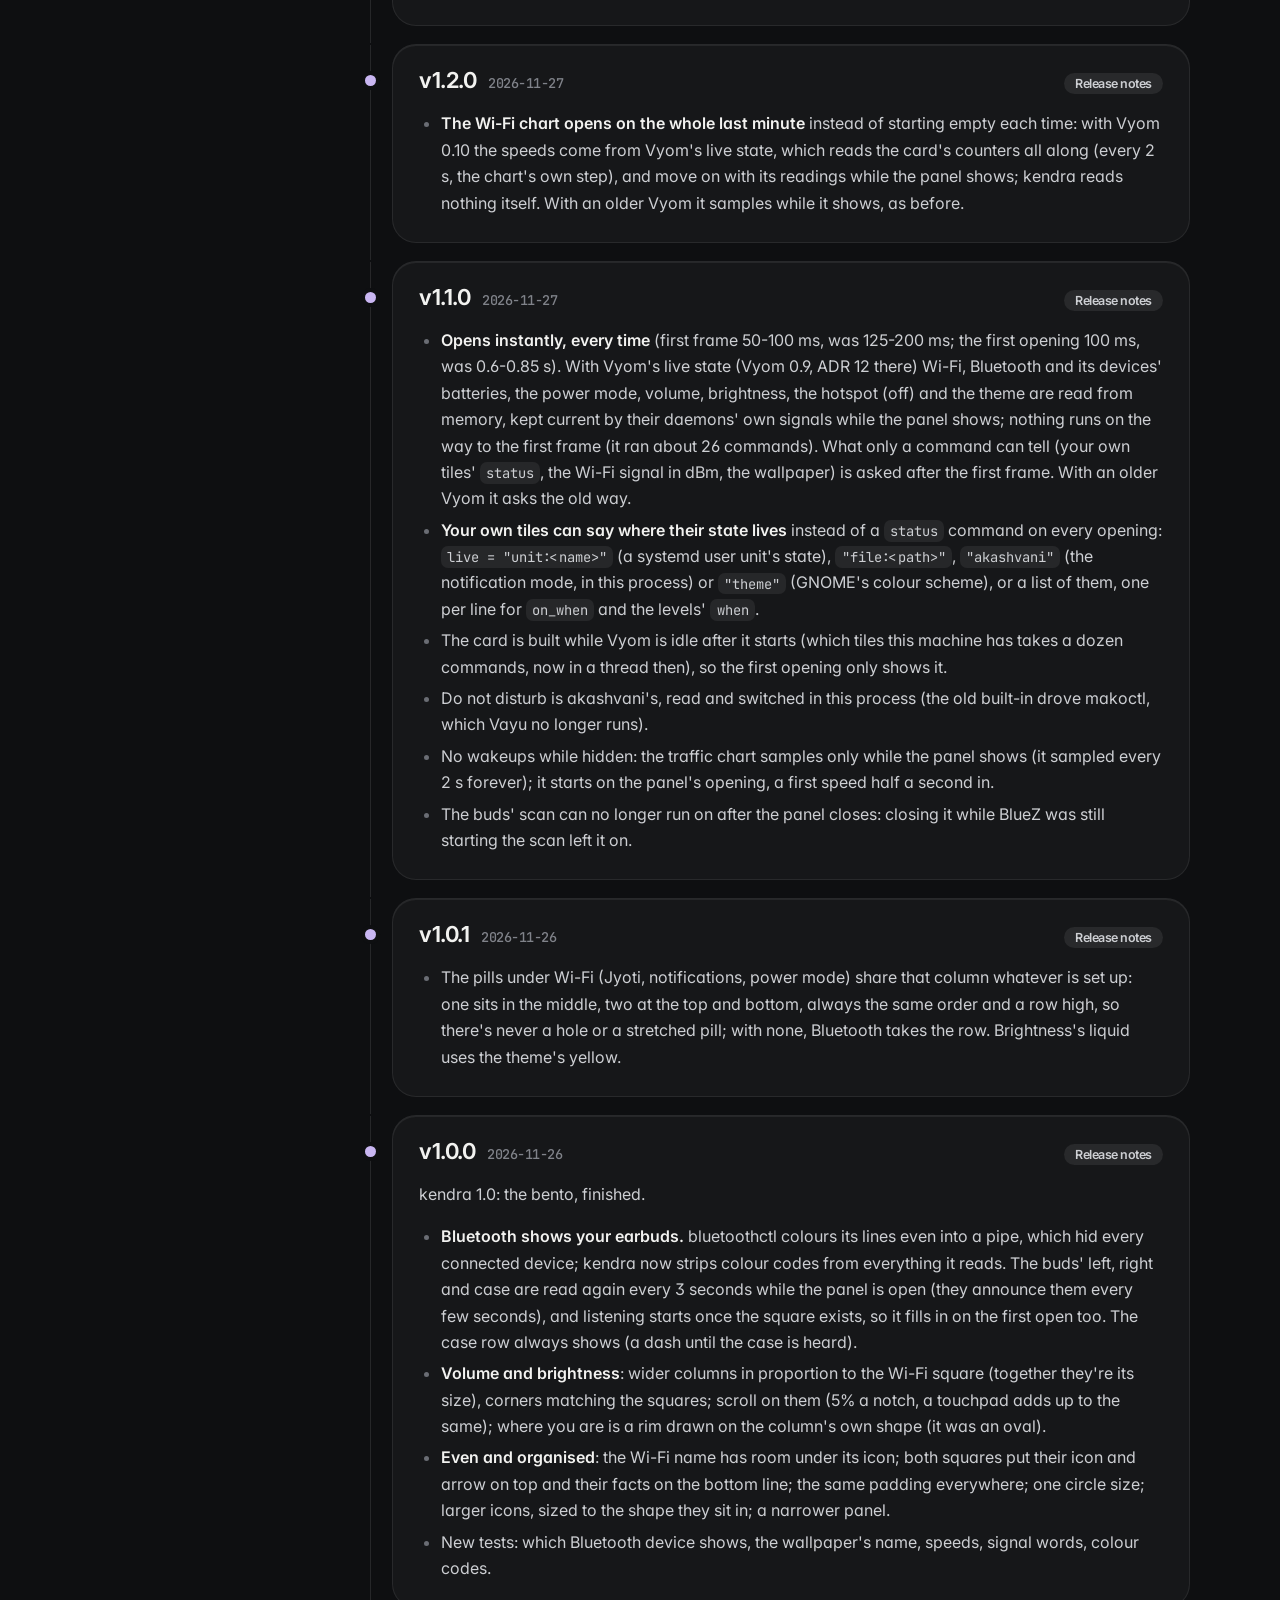
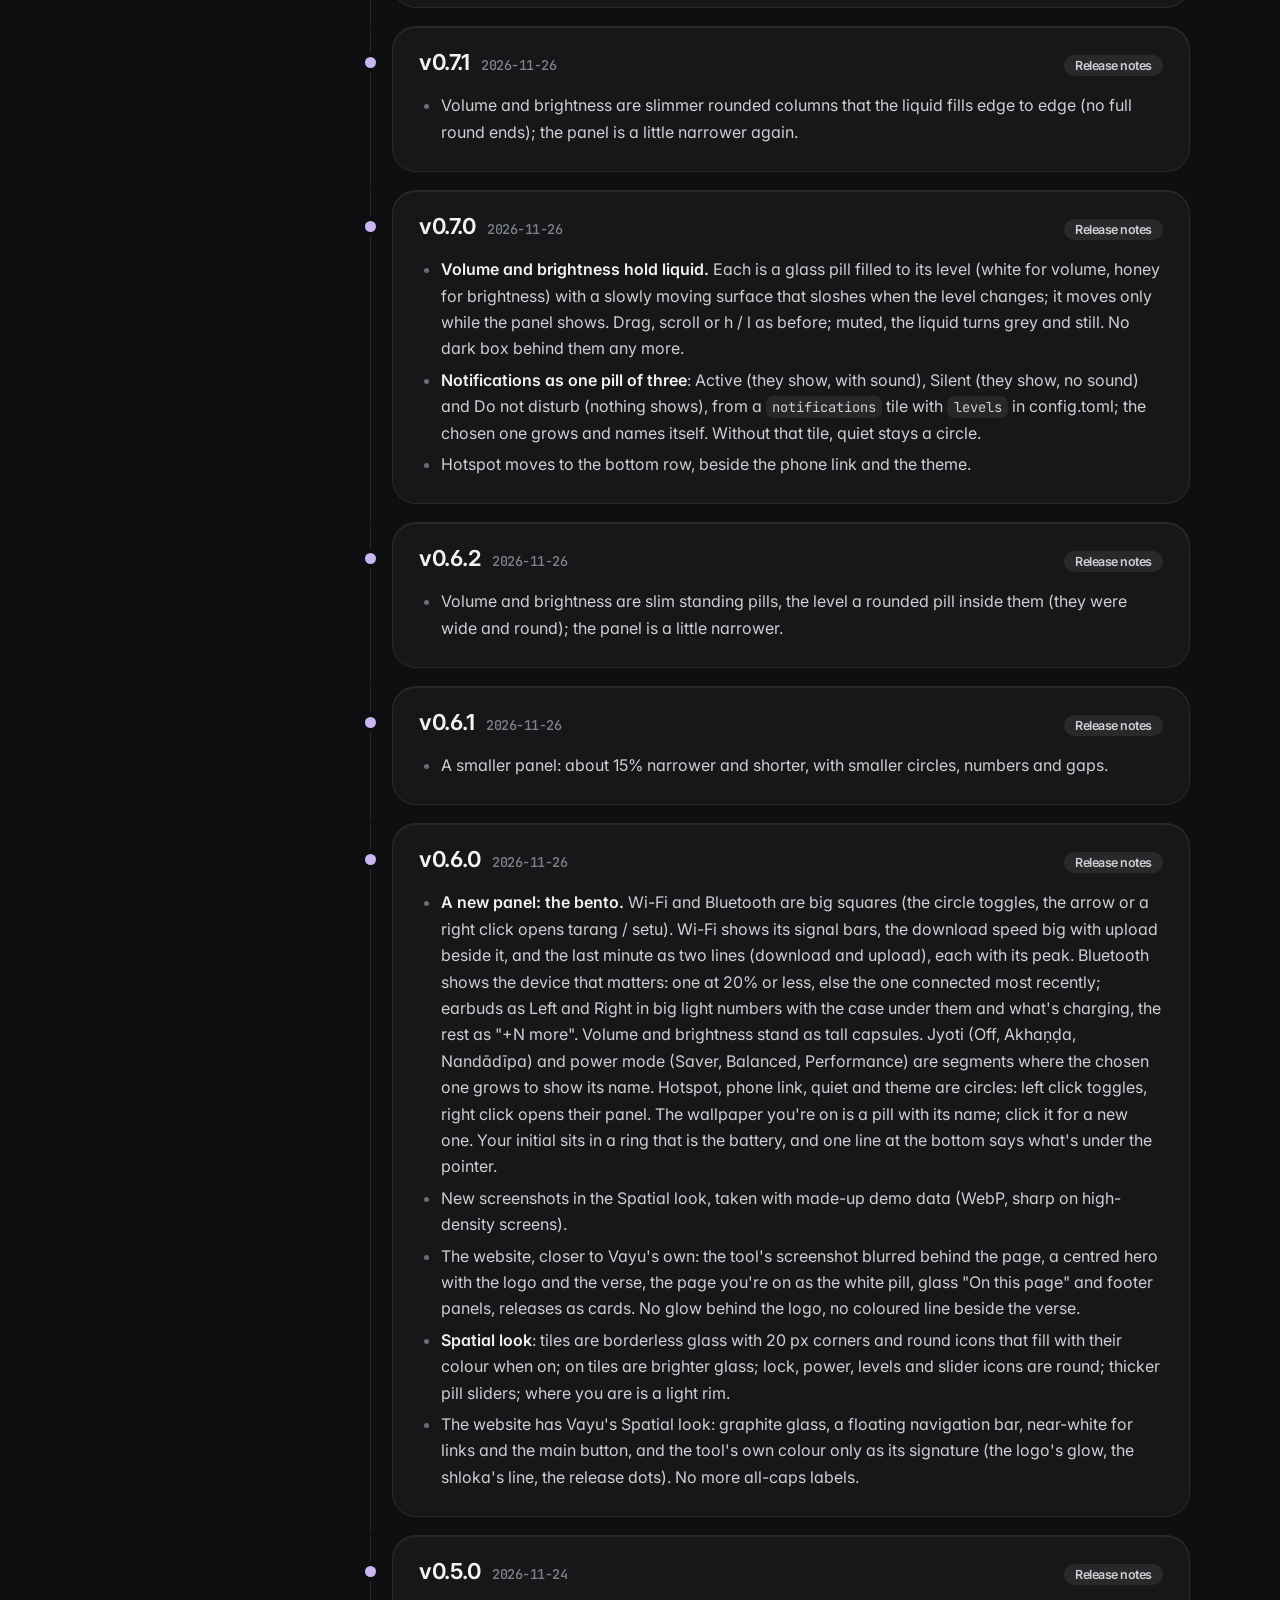
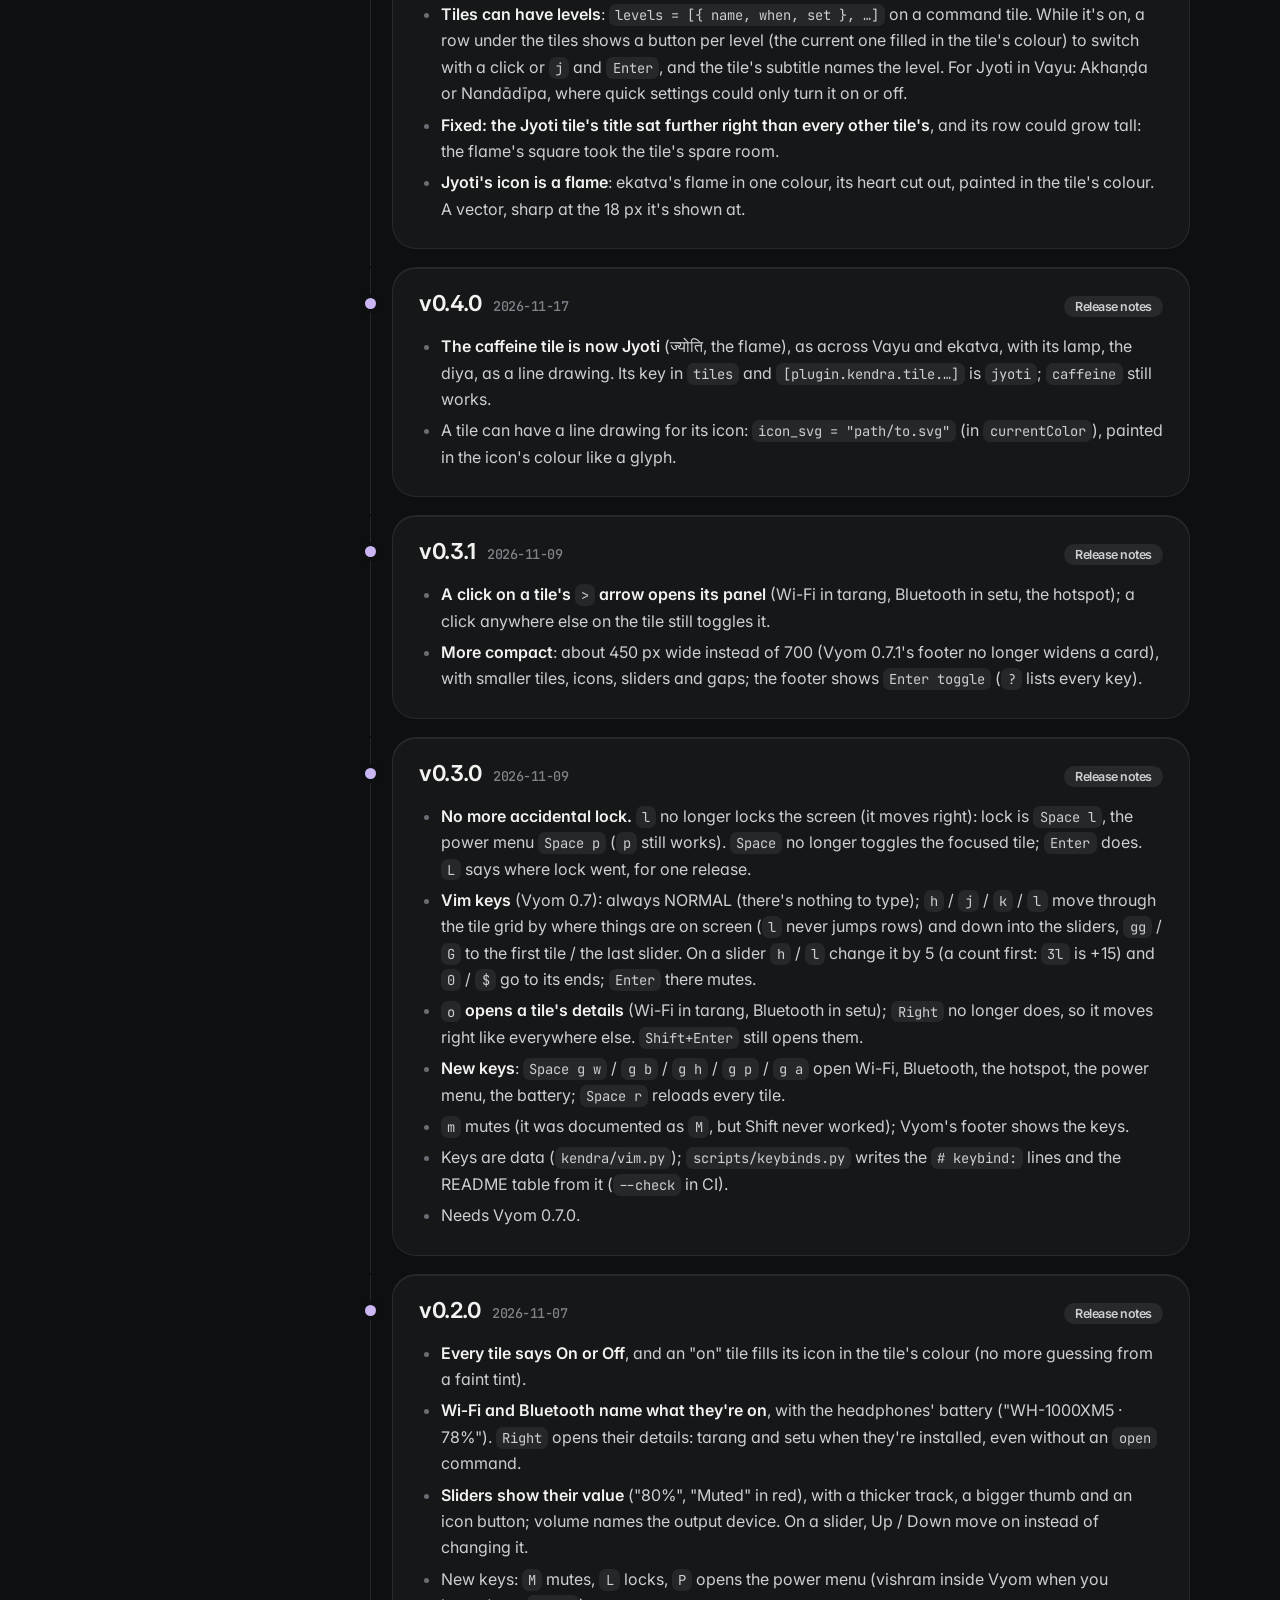
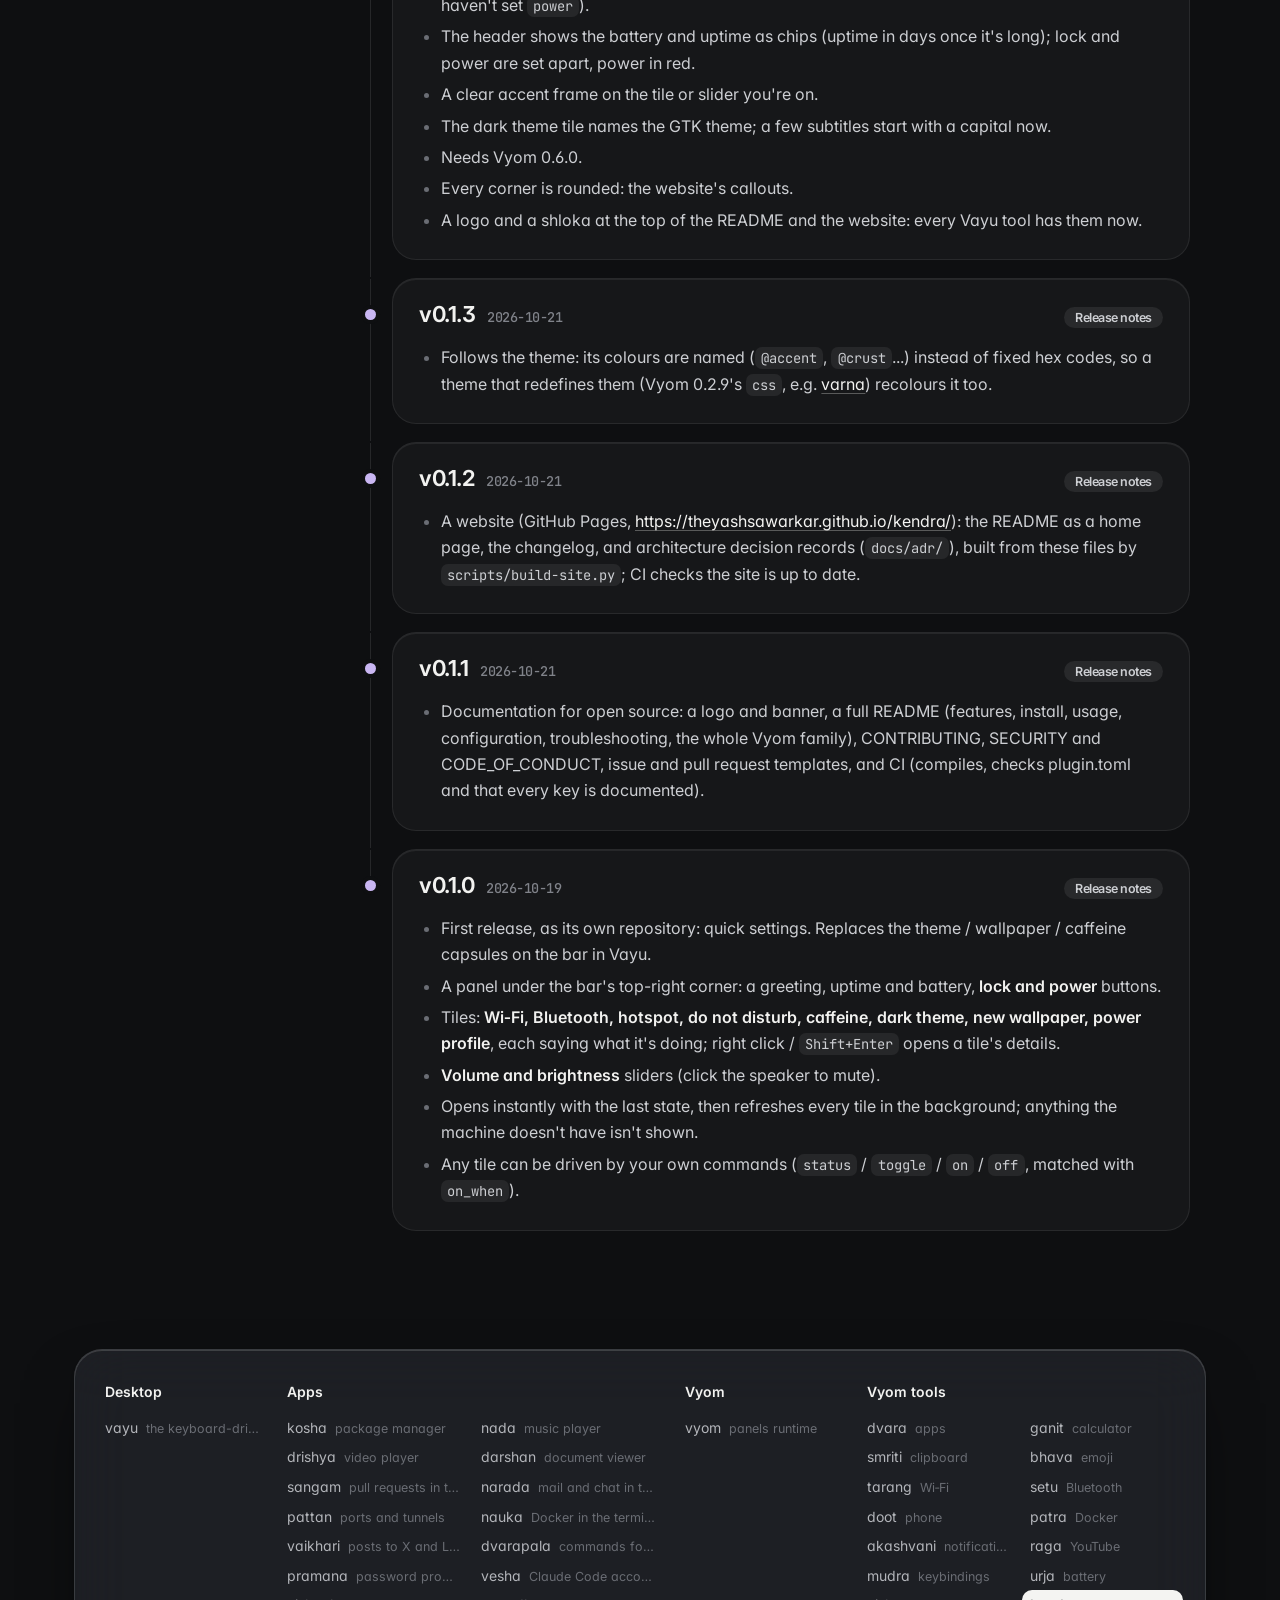
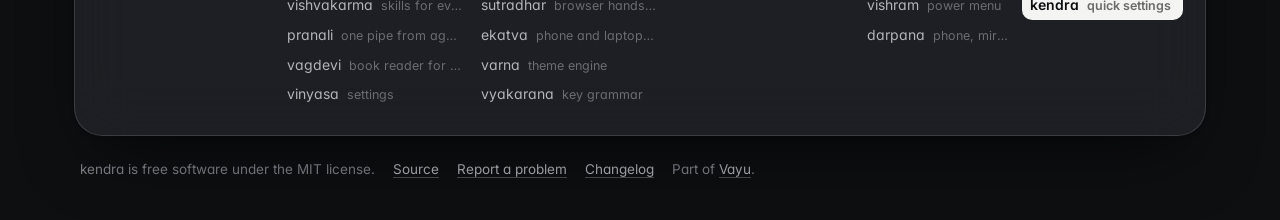
<file: docs/changelog.html>
<!doctype html>
<html lang="en">
<head>
<meta charset="utf-8">
<meta name="viewport" content="width=device-width, initial-scale=1">
<title>Changelog · kendra</title>
<meta name="description" content="Quick settings: Wi-Fi, Bluetooth, hotspot, DND, jyoti (keep awake), theme, wallpaper, power profile, volume, brightness, battery, lock, power.">
<meta property="og:title" content="Changelog · kendra">
<meta property="og:description" content="Quick settings: Wi-Fi, Bluetooth, hotspot, DND, jyoti (keep awake), theme, wallpaper, power profile, volume, brightness, battery, lock, power.">
<meta name="theme-color" content="#0e0f11">
<link rel="icon" href="assets/logo.svg" type="image/svg+xml">
<link rel="preconnect" href="https://fonts.googleapis.com">
<link rel="preconnect" href="https://fonts.gstatic.com" crossorigin>
<link href="https://fonts.googleapis.com/css2?family=Inter:wght@400;500;600;700&family=JetBrains+Mono:wght@400;500;600&family=Tiro+Devanagari+Sanskrit&display=swap" rel="stylesheet">
<link rel="stylesheet" href="assets/site.css">
<style>:root{--tool:#c9b6f2}.backdrop:before{background-image:url("assets/screenshots/kendra.webp")}</style>
</head>
<body class="sub">
<div class="backdrop" aria-hidden="true"></div>
<header class="top"><div class="in">
<a class="brand" href="index.html"><img src="assets/logo.svg" alt=""><span>kendra <small>केन्द्र</small></span></a>
<nav><a href="index.html" class="">Overview</a><a href="changelog.html" class="on">Changelog</a><a href="adr/index.html" class=" hide">Decisions</a><a class="gh" href="https://github.com/Theyashsawarkar/kendra">GitHub</a></nav></div></header>

<div class="wrap"><aside class="toc"><b>On this page</b><a class="l2" href="#unreleased">Unreleased</a><a class="l2" href="#v150">v1.5.0</a><a class="l2" href="#v141">v1.4.1</a><a class="l2" href="#v140">v1.4.0</a><a class="l2" href="#v130">v1.3.0</a><a class="l2" href="#v120">v1.2.0</a><a class="l2" href="#v110">v1.1.0</a><a class="l2" href="#v101">v1.0.1</a><a class="l2" href="#v100">v1.0.0</a><a class="l2" href="#v071">v0.7.1</a><a class="l2" href="#v070">v0.7.0</a><a class="l2" href="#v062">v0.6.2</a><a class="l2" href="#v061">v0.6.1</a><a class="l2" href="#v060">v0.6.0</a><a class="l2" href="#v050">v0.5.0</a><a class="l2" href="#v040">v0.4.0</a><a class="l2" href="#v031">v0.3.1</a><a class="l2" href="#v030">v0.3.0</a><a class="l2" href="#v020">v0.2.0</a><a class="l2" href="#v013">v0.1.3</a><a class="l2" href="#v012">v0.1.2</a><a class="l2" href="#v011">v0.1.1</a><a class="l2" href="#v010">v0.1.0</a></aside><article>
<h2>Changelog</h2><p>Every change to kendra, newest first. Releases are git tags (<a href="https://github.com/Theyashsawarkar/kendra/tags">all tags</a>, <a href="https://github.com/Theyashsawarkar/kendra/releases">GitHub releases</a>); the source of this page is <a href="https://github.com/Theyashsawarkar/kendra/blob/main/CHANGELOG.md">CHANGELOG.md</a>.</p><section class="release"><h2 id="unreleased">Unreleased<span class="date"></span></h2><ul><li><strong>A tile's <code>file:</code> state follows changes while the panel is open</strong>: kendra watches the folder of each <code>file:</code> a tile names (one monitor per folder, told by the kernel, no polling) and redraws the tile when the file is written or replaced. Before, it read the file only on opening, so a change made elsewhere (Jyoti set from the phone, a script) showed only the next time.</li></ul></section><section class="release"><h2 id="v150">v1.5.0<span class="date">2026-11-28</span><a class="tag" href="https://github.com/Theyashsawarkar/kendra/releases/tag/v1.5.0">Release notes</a></h2><ul><li><strong>Open beside other panels, kept per workspace</strong> (Vyom 0.13, ADR 17): quick settings now open beside the launcher or any centred panel, and stay on the workspace you opened them on. When you leave that workspace the buds' Bluetooth listening and the chart's sampling stop; when you come back the card is as you left it, brought up to date (<code>parked()</code> / <code>unparked()</code>).</li><li>Opening a tile's details (Wi-Fi, Bluetooth, battery…) or the power menu closes the quick settings first, as before: with Vyom 0.13 they would otherwise stay open beside the panel they opened.</li></ul></section><section class="release"><h2 id="v141">v1.4.1<span class="date">2026-11-28</span><a class="tag" href="https://github.com/Theyashsawarkar/kendra/releases/tag/v1.4.1">Release notes</a></h2><ul><li>The volume and brightness columns lose the thin white highlight line down their left side: the liquid and the glass are enough.</li></ul></section><section class="release"><h2 id="v140">v1.4.0<span class="date">2026-11-28</span><a class="tag" href="https://github.com/Theyashsawarkar/kendra/releases/tag/v1.4.0">Release notes</a></h2><ul><li><strong>The network square shows any connection, not only Wi-Fi</strong> (Vyom 0.12): on a cable it shows the cable (its icon, its name, an <strong>Ethernet</strong> badge, its speed and the last minute's chart from that device) instead of "Ethernet in use" and an empty chart; the same for a phone over USB, mobile broadband, Bluetooth and a VPN (over what it rides on). The connection carrying your traffic shows; with more than one, <strong>+1</strong> (top right) or the new key <code>n</code> shows the next. Wi-Fi keeps its signal bars; the circle still turns Wi-Fi on and off. With an older Vyom the square is as before.</li><li><strong>The square's big icon is the connection, not the Wi-Fi switch</strong>: a cable, Wi-Fi, a phone, a modem or a VPN shield, the glyph alone (no ring), green while online; the one carrying your traffic first (a VPN before the Wi-Fi or cable it rides on). Wi-Fi's on / off is now a small <strong>On / Off</strong> pill beside the arrow (filled sky while on; Enter on it, or a click, as before).</li><li><strong>Where you are is brighter glass</strong>, not a white ring around the focused control (Spatial), on every tile.</li><li>The line under the cards can no longer widen the panel (a long one ellipsizes), nor can a long network name.</li><li><code>iw</code> is asked for the signal only while Wi-Fi is connected (not for a cable).</li></ul></section><section class="release"><h2 id="v130">v1.3.0<span class="date">2026-11-28</span><a class="tag" href="https://github.com/Theyashsawarkar/kendra/releases/tag/v1.3.0">Release notes</a></h2><ul><li>Vyom 0.11 draws kept panels once off screen when it starts (so quick settings' first opening is as quick as the next): that drawing no longer starts the Bluetooth earbuds' scan or the status commands, which are only for a panel you look at.</li><li>Website: pranali joins the family list in the footer; the site builder passes ruff.</li></ul></section><section class="release"><h2 id="v120">v1.2.0<span class="date">2026-11-27</span><a class="tag" href="https://github.com/Theyashsawarkar/kendra/releases/tag/v1.2.0">Release notes</a></h2><ul><li><strong>The Wi-Fi chart opens on the whole last minute</strong> instead of starting empty each time: with Vyom 0.10 the speeds come from Vyom's live state, which reads the card's counters all along (every 2 s, the chart's own step), and move on with its readings while the panel shows; kendra reads nothing itself. With an older Vyom it samples while it shows, as before.</li></ul></section><section class="release"><h2 id="v110">v1.1.0<span class="date">2026-11-27</span><a class="tag" href="https://github.com/Theyashsawarkar/kendra/releases/tag/v1.1.0">Release notes</a></h2><ul><li><strong>Opens instantly, every time</strong> (first frame 50-100 ms, was 125-200 ms; the first opening 100 ms, was 0.6-0.85 s). With Vyom's live state (Vyom 0.9, ADR 12 there) Wi-Fi, Bluetooth and its devices' batteries, the power mode, volume, brightness, the hotspot (off) and the theme are read from memory, kept current by their daemons' own signals while the panel shows; nothing runs on the way to the first frame (it ran about 26 commands). What only a command can tell (your own tiles' <code>status</code>, the Wi-Fi signal in dBm, the wallpaper) is asked after the first frame. With an older Vyom it asks the old way.</li><li><strong>Your own tiles can say where their state lives</strong> instead of a <code>status</code> command on every opening: <code>live = &quot;unit:&lt;name&gt;&quot;</code> (a systemd user unit's state), <code>&quot;file:&lt;path&gt;&quot;</code>, <code>&quot;akashvani&quot;</code> (the notification mode, in this process) or <code>&quot;theme&quot;</code> (GNOME's colour scheme), or a list of them, one per line for <code>on_when</code> and the levels' <code>when</code>.</li><li>The card is built while Vyom is idle after it starts (which tiles this machine has takes a dozen commands, now in a thread then), so the first opening only shows it.</li><li>Do not disturb is akashvani's, read and switched in this process (the old built-in drove makoctl, which Vayu no longer runs).</li><li>No wakeups while hidden: the traffic chart samples only while the panel shows (it sampled every 2 s forever); it starts on the panel's opening, a first speed half a second in.</li><li>The buds' scan can no longer run on after the panel closes: closing it while BlueZ was still starting the scan left it on.</li></ul></section><section class="release"><h2 id="v101">v1.0.1<span class="date">2026-11-26</span><a class="tag" href="https://github.com/Theyashsawarkar/kendra/releases/tag/v1.0.1">Release notes</a></h2><ul><li>The pills under Wi-Fi (Jyoti, notifications, power mode) share that column whatever is set up: one sits in the middle, two at the top and bottom, always the same order and a row high, so there's never a hole or a stretched pill; with none, Bluetooth takes the row. Brightness's liquid uses the theme's yellow.</li></ul></section><section class="release"><h2 id="v100">v1.0.0<span class="date">2026-11-26</span><a class="tag" href="https://github.com/Theyashsawarkar/kendra/releases/tag/v1.0.0">Release notes</a></h2><p>kendra 1.0: the bento, finished.</p>
<ul><li><strong>Bluetooth shows your earbuds.</strong> bluetoothctl colours its lines even into a pipe, which hid every connected device; kendra now strips colour codes from everything it reads. The buds' left, right and case are read again every 3 seconds while the panel is open (they announce them every few seconds), and listening starts once the square exists, so it fills in on the first open too. The case row always shows (a dash until the case is heard).</li><li><strong>Volume and brightness</strong>: wider columns in proportion to the Wi-Fi square (together they're its size), corners matching the squares; scroll on them (5% a notch, a touchpad adds up to the same); where you are is a rim drawn on the column's own shape (it was an oval).</li><li><strong>Even and organised</strong>: the Wi-Fi name has room under its icon; both squares put their icon and arrow on top and their facts on the bottom line; the same padding everywhere; one circle size; larger icons, sized to the shape they sit in; a narrower panel.</li><li>New tests: which Bluetooth device shows, the wallpaper's name, speeds, signal words, colour codes.</li></ul></section><section class="release"><h2 id="v071">v0.7.1<span class="date">2026-11-26</span><a class="tag" href="https://github.com/Theyashsawarkar/kendra/releases/tag/v0.7.1">Release notes</a></h2><ul><li>Volume and brightness are slimmer rounded columns that the liquid fills edge to edge (no full round ends); the panel is a little narrower again.</li></ul></section><section class="release"><h2 id="v070">v0.7.0<span class="date">2026-11-26</span><a class="tag" href="https://github.com/Theyashsawarkar/kendra/releases/tag/v0.7.0">Release notes</a></h2><ul><li><strong>Volume and brightness hold liquid.</strong> Each is a glass pill filled to its level (white for volume, honey for brightness) with a slowly moving surface that sloshes when the level changes; it moves only while the panel shows. Drag, scroll or h / l as before; muted, the liquid turns grey and still. No dark box behind them any more.</li><li><strong>Notifications as one pill of three</strong>: Active (they show, with sound), Silent (they show, no sound) and Do not disturb (nothing shows), from a <code>notifications</code> tile with <code>levels</code> in config.toml; the chosen one grows and names itself. Without that tile, quiet stays a circle.</li><li>Hotspot moves to the bottom row, beside the phone link and the theme.</li></ul></section><section class="release"><h2 id="v062">v0.6.2<span class="date">2026-11-26</span><a class="tag" href="https://github.com/Theyashsawarkar/kendra/releases/tag/v0.6.2">Release notes</a></h2><ul><li>Volume and brightness are slim standing pills, the level a rounded pill inside them (they were wide and round); the panel is a little narrower.</li></ul></section><section class="release"><h2 id="v061">v0.6.1<span class="date">2026-11-26</span><a class="tag" href="https://github.com/Theyashsawarkar/kendra/releases/tag/v0.6.1">Release notes</a></h2><ul><li>A smaller panel: about 15% narrower and shorter, with smaller circles, numbers and gaps.</li></ul></section><section class="release"><h2 id="v060">v0.6.0<span class="date">2026-11-26</span><a class="tag" href="https://github.com/Theyashsawarkar/kendra/releases/tag/v0.6.0">Release notes</a></h2><ul><li><strong>A new panel: the bento.</strong> Wi-Fi and Bluetooth are big squares (the circle toggles, the arrow or a right click opens tarang / setu). Wi-Fi shows its signal bars, the download speed big with upload beside it, and the last minute as two lines (download and upload), each with its peak. Bluetooth shows the device that matters: one at 20% or less, else the one connected most recently; earbuds as Left and Right in big light numbers with the case under them and what's charging, the rest as "+N more". Volume and brightness stand as tall capsules. Jyoti (Off, Akhaṇḍa, Nandādīpa) and power mode (Saver, Balanced, Performance) are segments where the chosen one grows to show its name. Hotspot, phone link, quiet and theme are circles: left click toggles, right click opens their panel. The wallpaper you're on is a pill with its name; click it for a new one. Your initial sits in a ring that is the battery, and one line at the bottom says what's under the pointer.</li><li>New screenshots in the Spatial look, taken with made-up demo data (WebP, sharp on high-density screens).</li><li>The website, closer to Vayu's own: the tool's screenshot blurred behind the page, a centred hero with the logo and the verse, the page you're on as the white pill, glass "On this page" and footer panels, releases as cards. No glow behind the logo, no coloured line beside the verse.</li><li><strong>Spatial look</strong>: tiles are borderless glass with 20 px corners and round icons that fill with their colour when on; on tiles are brighter glass; lock, power, levels and slider icons are round; thicker pill sliders; where you are is a light rim.</li><li>The website has Vayu's Spatial look: graphite glass, a floating navigation bar, near-white for links and the main button, and the tool's own colour only as its signature (the logo's glow, the shloka's line, the release dots). No more all-caps labels.</li></ul></section><section class="release"><h2 id="v050">v0.5.0<span class="date">2026-11-24</span><a class="tag" href="https://github.com/Theyashsawarkar/kendra/releases/tag/v0.5.0">Release notes</a></h2><ul><li><strong>Tiles can have levels</strong>: <code>levels = [{ name, when, set }, …]</code> on a command tile. While it's on, a row under the tiles shows a button per level (the current one filled in the tile's colour) to switch with a click or <code>j</code> and <code>Enter</code>, and the tile's subtitle names the level. For Jyoti in Vayu: Akhaṇḍa or Nandādīpa, where quick settings could only turn it on or off.</li><li><strong>Fixed: the Jyoti tile's title sat further right than every other tile's</strong>, and its row could grow tall: the flame's square took the tile's spare room.</li><li><strong>Jyoti's icon is a flame</strong>: ekatva's flame in one colour, its heart cut out, painted in the tile's colour. A vector, sharp at the 18 px it's shown at.</li></ul></section><section class="release"><h2 id="v040">v0.4.0<span class="date">2026-11-17</span><a class="tag" href="https://github.com/Theyashsawarkar/kendra/releases/tag/v0.4.0">Release notes</a></h2><ul><li><strong>The caffeine tile is now Jyoti</strong> (ज्योति, the flame), as across Vayu and ekatva, with its lamp, the diya, as a line drawing. Its key in <code>tiles</code> and <code>[plugin.kendra.tile.…]</code> is <code>jyoti</code>; <code>caffeine</code> still works.</li><li>A tile can have a line drawing for its icon: <code>icon_svg = &quot;path/to.svg&quot;</code> (in <code>currentColor</code>), painted in the icon's colour like a glyph.</li></ul></section><section class="release"><h2 id="v031">v0.3.1<span class="date">2026-11-09</span><a class="tag" href="https://github.com/Theyashsawarkar/kendra/releases/tag/v0.3.1">Release notes</a></h2><ul><li><strong>A click on a tile's <code>&gt;</code> arrow opens its panel</strong> (Wi-Fi in tarang, Bluetooth in setu, the hotspot); a click anywhere else on the tile still toggles it.</li><li><strong>More compact</strong>: about 450 px wide instead of 700 (Vyom 0.7.1's footer no longer widens a card), with smaller tiles, icons, sliders and gaps; the footer shows <code>Enter toggle</code> (<code>?</code> lists every key).</li></ul></section><section class="release"><h2 id="v030">v0.3.0<span class="date">2026-11-09</span><a class="tag" href="https://github.com/Theyashsawarkar/kendra/releases/tag/v0.3.0">Release notes</a></h2><ul><li><strong>No more accidental lock.</strong> <code>l</code> no longer locks the screen (it moves right): lock is <code>Space l</code>, the power menu <code>Space p</code> (<code>p</code> still works). <code>Space</code> no longer toggles the focused tile; <code>Enter</code> does. <code>L</code> says where lock went, for one release.</li><li><strong>Vim keys</strong> (Vyom 0.7): always NORMAL (there's nothing to type); <code>h</code> / <code>j</code> / <code>k</code> / <code>l</code> move through the tile grid by where things are on screen (<code>l</code> never jumps rows) and down into the sliders, <code>gg</code> / <code>G</code> to the first tile / the last slider. On a slider <code>h</code> / <code>l</code> change it by 5 (a count first: <code>3l</code> is +15) and <code>0</code> / <code>$</code> go to its ends; <code>Enter</code> there mutes.</li><li><strong><code>o</code> opens a tile's details</strong> (Wi-Fi in tarang, Bluetooth in setu); <code>Right</code> no longer does, so it moves right like everywhere else. <code>Shift+Enter</code> still opens them.</li><li><strong>New keys</strong>: <code>Space g w</code> / <code>g b</code> / <code>g h</code> / <code>g p</code> / <code>g a</code> open Wi-Fi, Bluetooth, the hotspot, the power menu, the battery; <code>Space r</code> reloads every tile.</li><li><code>m</code> mutes (it was documented as <code>M</code>, but Shift never worked); Vyom's footer shows the keys.</li><li>Keys are data (<code>kendra/vim.py</code>); <code>scripts/keybinds.py</code> writes the <code># keybind:</code> lines and the README table from it (<code>--check</code> in CI).</li><li>Needs Vyom 0.7.0.</li></ul></section><section class="release"><h2 id="v020">v0.2.0<span class="date">2026-11-07</span><a class="tag" href="https://github.com/Theyashsawarkar/kendra/releases/tag/v0.2.0">Release notes</a></h2><ul><li><strong>Every tile says On or Off</strong>, and an "on" tile fills its icon in the tile's colour (no more guessing from a faint tint).</li><li><strong>Wi‑Fi and Bluetooth name what they're on</strong>, with the headphones' battery ("WH-1000XM5 · 78%"). <code>Right</code> opens their details: tarang and setu when they're installed, even without an <code>open</code> command.</li><li><strong>Sliders show their value</strong> ("80%", "Muted" in red), with a thicker track, a bigger thumb and an icon button; volume names the output device. On a slider, Up / Down move on instead of changing it.</li><li>New keys: <code>M</code> mutes, <code>L</code> locks, <code>P</code> opens the power menu (vishram inside Vyom when you haven't set <code>power</code>).</li><li>The header shows the battery and uptime as chips (uptime in days once it's long); lock and power are set apart, power in red.</li><li>A clear accent frame on the tile or slider you're on.</li><li>The dark theme tile names the GTK theme; a few subtitles start with a capital now.</li><li>Needs Vyom 0.6.0.</li><li>Every corner is rounded: the website's callouts.</li><li>A logo and a shloka at the top of the README and the website: every Vayu tool has them now.</li></ul></section><section class="release"><h2 id="v013">v0.1.3<span class="date">2026-10-21</span><a class="tag" href="https://github.com/Theyashsawarkar/kendra/releases/tag/v0.1.3">Release notes</a></h2><ul><li>Follows the theme: its colours are named (<code>@accent</code>, <code>@crust</code>...) instead of fixed hex codes, so a theme that redefines them (Vyom 0.2.9's <code>css</code>, e.g. <a href="https://github.com/Theyashsawarkar/varna">varna</a>) recolours it too.</li></ul></section><section class="release"><h2 id="v012">v0.1.2<span class="date">2026-10-21</span><a class="tag" href="https://github.com/Theyashsawarkar/kendra/releases/tag/v0.1.2">Release notes</a></h2><ul><li>A website (GitHub Pages, <a href="https://theyashsawarkar.github.io/kendra/">https://theyashsawarkar.github.io/kendra/</a>): the README as a home page, the changelog, and architecture decision records (<code>docs/adr/</code>), built from these files by <code>scripts/build-site.py</code>; CI checks the site is up to date.</li></ul></section><section class="release"><h2 id="v011">v0.1.1<span class="date">2026-10-21</span><a class="tag" href="https://github.com/Theyashsawarkar/kendra/releases/tag/v0.1.1">Release notes</a></h2><ul><li>Documentation for open source: a logo and banner, a full README (features, install, usage, configuration, troubleshooting, the whole Vyom family), CONTRIBUTING, SECURITY and CODE_OF_CONDUCT, issue and pull request templates, and CI (compiles, checks plugin.toml and that every key is documented).</li></ul></section><section class="release"><h2 id="v010">v0.1.0<span class="date">2026-10-19</span><a class="tag" href="https://github.com/Theyashsawarkar/kendra/releases/tag/v0.1.0">Release notes</a></h2><ul><li>First release, as its own repository: quick settings. Replaces the theme / wallpaper / caffeine capsules on the bar in Vayu.</li><li>A panel under the bar's top-right corner: a greeting, uptime and battery, <strong>lock and power</strong> buttons.</li><li>Tiles: <strong>Wi‑Fi, Bluetooth, hotspot, do not disturb, caffeine, dark theme, new wallpaper, power profile</strong>, each saying what it's doing; right click / <code>Shift+Enter</code> opens a tile's details.</li><li><strong>Volume and brightness</strong> sliders (click the speaker to mute).</li><li>Opens instantly with the last state, then refreshes every tile in the background; anything the machine doesn't have isn't shown.</li><li>Any tile can be driven by your own commands (<code>status</code> / <code>toggle</code> / <code>on</code> / <code>off</code>, matched with <code>on_when</code>).</li></ul></section>
</article></div>
<footer><div class="in glass"><div class=""><h4>Desktop</h4><div class="list"><a href="https://vayu.theyashsawarkar.dev/" class="">vayu <span>the keyboard-driven Wayland desktop</span></a></div></div><div class="g2"><h4>Apps</h4><div class="list"><a href="https://kosha.theyashsawarkar.dev/" class="">kosha <span>package manager</span></a><a href="https://nada.theyashsawarkar.dev/" class="">nada <span>music player</span></a><a href="https://drishya.theyashsawarkar.dev/" class="">drishya <span>video player</span></a><a href="https://darshan.theyashsawarkar.dev/" class="">darshan <span>document viewer</span></a><a href="https://sangam.theyashsawarkar.dev/" class="">sangam <span>pull requests in the terminal</span></a><a href="https://narada.theyashsawarkar.dev/" class="">narada <span>mail and chat in the terminal</span></a><a href="https://pattan.theyashsawarkar.dev/" class="">pattan <span>ports and tunnels</span></a><a href="https://nauka.theyashsawarkar.dev/" class="">nauka <span>Docker in the terminal</span></a><a href="https://vaikhari.theyashsawarkar.dev/" class="">vaikhari <span>posts to X and LinkedIn</span></a><a href="https://dvarapala.theyashsawarkar.dev/" class="">dvarapala <span>commands for AI agents, approved</span></a><a href="https://pramana.theyashsawarkar.dev/" class="">pramana <span>password prompts</span></a><a href="https://vesha.theyashsawarkar.dev/" class="">vesha <span>Claude Code accounts</span></a><a href="https://vishvakarma.theyashsawarkar.dev/" class="">vishvakarma <span>skills for every AI agent</span></a><a href="https://sutradhar.theyashsawarkar.dev/" class="">sutradhar <span>browser hands for AI agents</span></a><a href="https://pranali.theyashsawarkar.dev/" class="">pranali <span>one pipe from agents to tools</span></a><a href="https://ekatva.theyashsawarkar.dev/" class="">ekatva <span>phone and laptop, linked</span></a><a href="https://vagdevi.theyashsawarkar.dev/" class="">vagdevi <span>book reader for Android</span></a><a href="https://varna.theyashsawarkar.dev/" class="">varna <span>theme engine</span></a><a href="https://vinyasa.theyashsawarkar.dev/" class="">vinyasa <span>settings</span></a><a href="https://vyakarana.theyashsawarkar.dev/" class="">vyakarana <span>key grammar</span></a></div></div><div class=""><h4>Vyom</h4><div class="list"><a href="https://vyom.theyashsawarkar.dev/" class="">vyom <span>panels runtime</span></a></div></div><div class="g2"><h4>Vyom tools</h4><div class="list"><a href="https://dvara.theyashsawarkar.dev/" class="">dvara <span>apps</span></a><a href="https://ganit.theyashsawarkar.dev/" class="">ganit <span>calculator</span></a><a href="https://smriti.theyashsawarkar.dev/" class="">smriti <span>clipboard</span></a><a href="https://bhava.theyashsawarkar.dev/" class="">bhava <span>emoji</span></a><a href="https://tarang.theyashsawarkar.dev/" class="">tarang <span>Wi‑Fi</span></a><a href="https://setu.theyashsawarkar.dev/" class="">setu <span>Bluetooth</span></a><a href="https://doot.theyashsawarkar.dev/" class="">doot <span>phone</span></a><a href="https://patra.theyashsawarkar.dev/" class="">patra <span>Docker</span></a><a href="https://akashvani.theyashsawarkar.dev/" class="">akashvani <span>notifications</span></a><a href="https://raga.theyashsawarkar.dev/" class="">raga <span>YouTube</span></a><a href="https://mudra.theyashsawarkar.dev/" class="">mudra <span>keybindings</span></a><a href="https://urja.theyashsawarkar.dev/" class="">urja <span>battery</span></a><a href="https://vishram.theyashsawarkar.dev/" class="">vishram <span>power menu</span></a><a href="https://kendra.theyashsawarkar.dev/" class="me" aria-current="page">kendra <span>quick settings</span></a><a href="https://darpana.theyashsawarkar.dev/" class="">darpana <span>phone, mirrored</span></a></div></div></div>
<div class="bottom"><span>kendra is free software under the MIT license.</span><a href="https://github.com/Theyashsawarkar/kendra">Source</a><a href="https://github.com/Theyashsawarkar/kendra/issues">Report a problem</a><a href="changelog.html">Changelog</a><span>Part of <a href="https://vayu.theyashsawarkar.dev/">Vayu</a>.</span></div></footer>
<script>
document.querySelectorAll('pre.code').forEach(p=>{const b=document.createElement('button');b.className='copy';b.type='button';b.textContent='Copy';
b.onclick=()=>{navigator.clipboard.writeText(p.querySelector('code').innerText).then(()=>{b.textContent='Copied';b.classList.add('done');setTimeout(()=>{b.textContent='Copy';b.classList.remove('done')},1400)})};p.appendChild(b)});
const links=[...document.querySelectorAll('.toc a')];if(links.length){const hs=links.map(a=>document.getElementById(a.hash.slice(1))).filter(Boolean);
const on=()=>{let cur=hs[0];for(const h of hs){if(h.getBoundingClientRect().top<120)cur=h}links.forEach(a=>a.classList.toggle('on',cur&&a.hash==='#'+cur.id))};
addEventListener('scroll',on,{passive:true});on()}
</script>
</body>
</html>
</file>
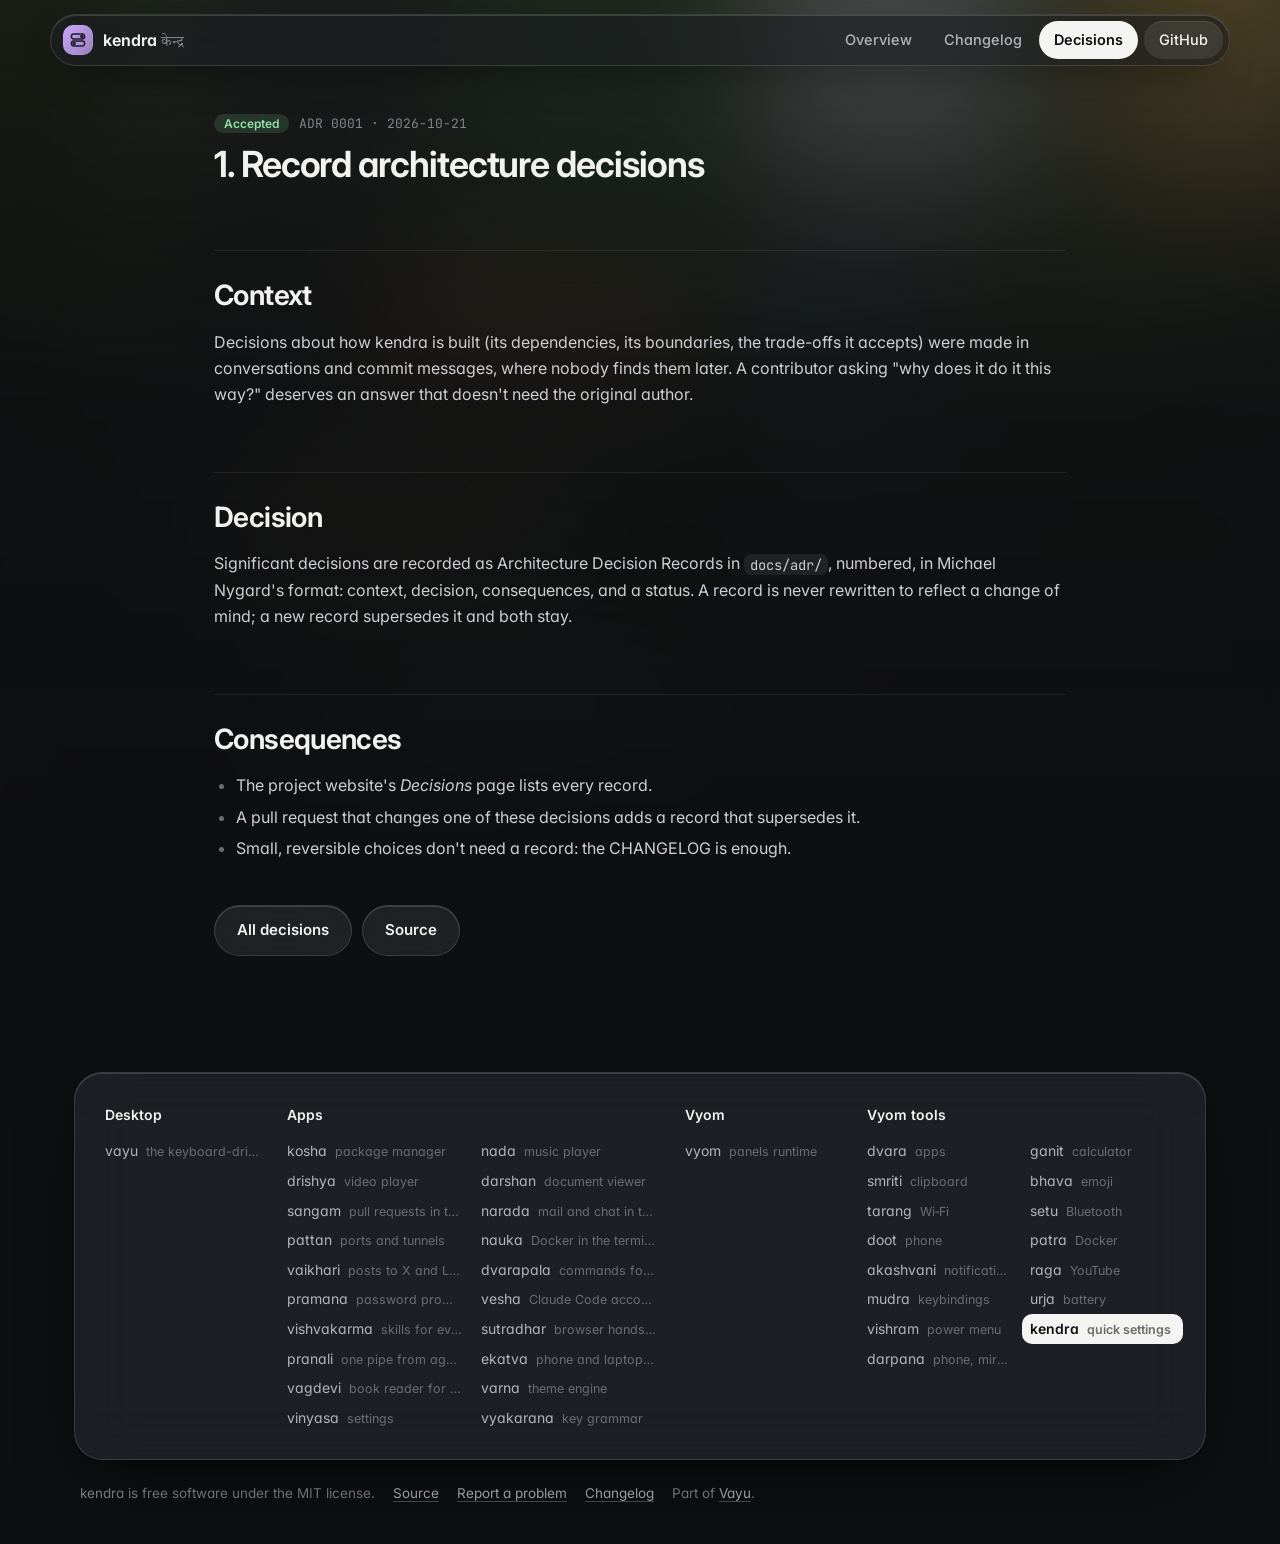
<file: docs/adr/0001-record-architecture-decisions.html>
<!doctype html>
<html lang="en">
<head>
<meta charset="utf-8">
<meta name="viewport" content="width=device-width, initial-scale=1">
<title>ADR 0001: 1. Record architecture decisions · kendra</title>
<meta name="description" content="Quick settings: Wi-Fi, Bluetooth, hotspot, DND, jyoti (keep awake), theme, wallpaper, power profile, volume, brightness, battery, lock, power.">
<meta property="og:title" content="ADR 0001: 1. Record architecture decisions · kendra">
<meta property="og:description" content="Quick settings: Wi-Fi, Bluetooth, hotspot, DND, jyoti (keep awake), theme, wallpaper, power profile, volume, brightness, battery, lock, power.">
<meta name="theme-color" content="#0e0f11">
<link rel="icon" href="../assets/logo.svg" type="image/svg+xml">
<link rel="preconnect" href="https://fonts.googleapis.com">
<link rel="preconnect" href="https://fonts.gstatic.com" crossorigin>
<link href="https://fonts.googleapis.com/css2?family=Inter:wght@400;500;600;700&family=JetBrains+Mono:wght@400;500;600&family=Tiro+Devanagari+Sanskrit&display=swap" rel="stylesheet">
<link rel="stylesheet" href="../assets/site.css">
<style>:root{--tool:#c9b6f2}.backdrop:before{background-image:url("../assets/screenshots/kendra.webp")}</style>
</head>
<body class="sub">
<div class="backdrop" aria-hidden="true"></div>
<header class="top"><div class="in">
<a class="brand" href="../index.html"><img src="../assets/logo.svg" alt=""><span>kendra <small>केन्द्र</small></span></a>
<nav><a href="../index.html" class="">Overview</a><a href="../changelog.html" class="">Changelog</a><a href="../adr/index.html" class="on hide">Decisions</a><a class="gh" href="https://github.com/Theyashsawarkar/kendra">GitHub</a></nav></div></header>

<div class="wrap solo"><article>
<p class="adrmeta"><span class="status accepted">Accepted</span> <span>ADR 0001 · 2026-10-21</span></p><h2 id="1-record-architecture-decisions"><a class="anchor" href="#1-record-architecture-decisions">#</a>1. Record architecture decisions</h2>
<h2 id="context"><a class="anchor" href="#context">#</a>Context</h2>
<p>Decisions about how kendra is built (its dependencies, its boundaries, the trade-offs it accepts) were made in conversations and commit messages, where nobody finds them later. A contributor asking "why does it do it this way?" deserves an answer that doesn't need the original author.</p>
<h2 id="decision"><a class="anchor" href="#decision">#</a>Decision</h2>
<p>Significant decisions are recorded as Architecture Decision Records in <code>docs/adr/</code>, numbered, in Michael Nygard's format: context, decision, consequences, and a status. A record is never rewritten to reflect a change of mind; a new record supersedes it and both stay.</p>
<h2 id="consequences"><a class="anchor" href="#consequences">#</a>Consequences</h2>
<ul><li>The project website's <em>Decisions</em> page lists every record.</li><li>A pull request that changes one of these decisions adds a record that supersedes it.</li><li>Small, reversible choices don't need a record: the CHANGELOG is enough.</li></ul><p class="back"><a class="btn" href="index.html">All decisions</a><a class="btn" href="https://github.com/Theyashsawarkar/kendra/blob/main/docs/adr/0001-record-architecture-decisions.md">Source</a></p>
</article></div>
<footer><div class="in glass"><div class=""><h4>Desktop</h4><div class="list"><a href="https://vayu.theyashsawarkar.dev/" class="">vayu <span>the keyboard-driven Wayland desktop</span></a></div></div><div class="g2"><h4>Apps</h4><div class="list"><a href="https://kosha.theyashsawarkar.dev/" class="">kosha <span>package manager</span></a><a href="https://nada.theyashsawarkar.dev/" class="">nada <span>music player</span></a><a href="https://drishya.theyashsawarkar.dev/" class="">drishya <span>video player</span></a><a href="https://darshan.theyashsawarkar.dev/" class="">darshan <span>document viewer</span></a><a href="https://sangam.theyashsawarkar.dev/" class="">sangam <span>pull requests in the terminal</span></a><a href="https://narada.theyashsawarkar.dev/" class="">narada <span>mail and chat in the terminal</span></a><a href="https://pattan.theyashsawarkar.dev/" class="">pattan <span>ports and tunnels</span></a><a href="https://nauka.theyashsawarkar.dev/" class="">nauka <span>Docker in the terminal</span></a><a href="https://vaikhari.theyashsawarkar.dev/" class="">vaikhari <span>posts to X and LinkedIn</span></a><a href="https://dvarapala.theyashsawarkar.dev/" class="">dvarapala <span>commands for AI agents, approved</span></a><a href="https://pramana.theyashsawarkar.dev/" class="">pramana <span>password prompts</span></a><a href="https://vesha.theyashsawarkar.dev/" class="">vesha <span>Claude Code accounts</span></a><a href="https://vishvakarma.theyashsawarkar.dev/" class="">vishvakarma <span>skills for every AI agent</span></a><a href="https://sutradhar.theyashsawarkar.dev/" class="">sutradhar <span>browser hands for AI agents</span></a><a href="https://pranali.theyashsawarkar.dev/" class="">pranali <span>one pipe from agents to tools</span></a><a href="https://ekatva.theyashsawarkar.dev/" class="">ekatva <span>phone and laptop, linked</span></a><a href="https://vagdevi.theyashsawarkar.dev/" class="">vagdevi <span>book reader for Android</span></a><a href="https://varna.theyashsawarkar.dev/" class="">varna <span>theme engine</span></a><a href="https://vinyasa.theyashsawarkar.dev/" class="">vinyasa <span>settings</span></a><a href="https://vyakarana.theyashsawarkar.dev/" class="">vyakarana <span>key grammar</span></a></div></div><div class=""><h4>Vyom</h4><div class="list"><a href="https://vyom.theyashsawarkar.dev/" class="">vyom <span>panels runtime</span></a></div></div><div class="g2"><h4>Vyom tools</h4><div class="list"><a href="https://dvara.theyashsawarkar.dev/" class="">dvara <span>apps</span></a><a href="https://ganit.theyashsawarkar.dev/" class="">ganit <span>calculator</span></a><a href="https://smriti.theyashsawarkar.dev/" class="">smriti <span>clipboard</span></a><a href="https://bhava.theyashsawarkar.dev/" class="">bhava <span>emoji</span></a><a href="https://tarang.theyashsawarkar.dev/" class="">tarang <span>Wi‑Fi</span></a><a href="https://setu.theyashsawarkar.dev/" class="">setu <span>Bluetooth</span></a><a href="https://doot.theyashsawarkar.dev/" class="">doot <span>phone</span></a><a href="https://patra.theyashsawarkar.dev/" class="">patra <span>Docker</span></a><a href="https://akashvani.theyashsawarkar.dev/" class="">akashvani <span>notifications</span></a><a href="https://raga.theyashsawarkar.dev/" class="">raga <span>YouTube</span></a><a href="https://mudra.theyashsawarkar.dev/" class="">mudra <span>keybindings</span></a><a href="https://urja.theyashsawarkar.dev/" class="">urja <span>battery</span></a><a href="https://vishram.theyashsawarkar.dev/" class="">vishram <span>power menu</span></a><a href="https://kendra.theyashsawarkar.dev/" class="me" aria-current="page">kendra <span>quick settings</span></a><a href="https://darpana.theyashsawarkar.dev/" class="">darpana <span>phone, mirrored</span></a></div></div></div>
<div class="bottom"><span>kendra is free software under the MIT license.</span><a href="https://github.com/Theyashsawarkar/kendra">Source</a><a href="https://github.com/Theyashsawarkar/kendra/issues">Report a problem</a><a href="../changelog.html">Changelog</a><span>Part of <a href="https://vayu.theyashsawarkar.dev/">Vayu</a>.</span></div></footer>
<script>
document.querySelectorAll('pre.code').forEach(p=>{const b=document.createElement('button');b.className='copy';b.type='button';b.textContent='Copy';
b.onclick=()=>{navigator.clipboard.writeText(p.querySelector('code').innerText).then(()=>{b.textContent='Copied';b.classList.add('done');setTimeout(()=>{b.textContent='Copy';b.classList.remove('done')},1400)})};p.appendChild(b)});
const links=[...document.querySelectorAll('.toc a')];if(links.length){const hs=links.map(a=>document.getElementById(a.hash.slice(1))).filter(Boolean);
const on=()=>{let cur=hs[0];for(const h of hs){if(h.getBoundingClientRect().top<120)cur=h}links.forEach(a=>a.classList.toggle('on',cur&&a.hash==='#'+cur.id))};
addEventListener('scroll',on,{passive:true});on()}
</script>
</body>
</html>
</file>
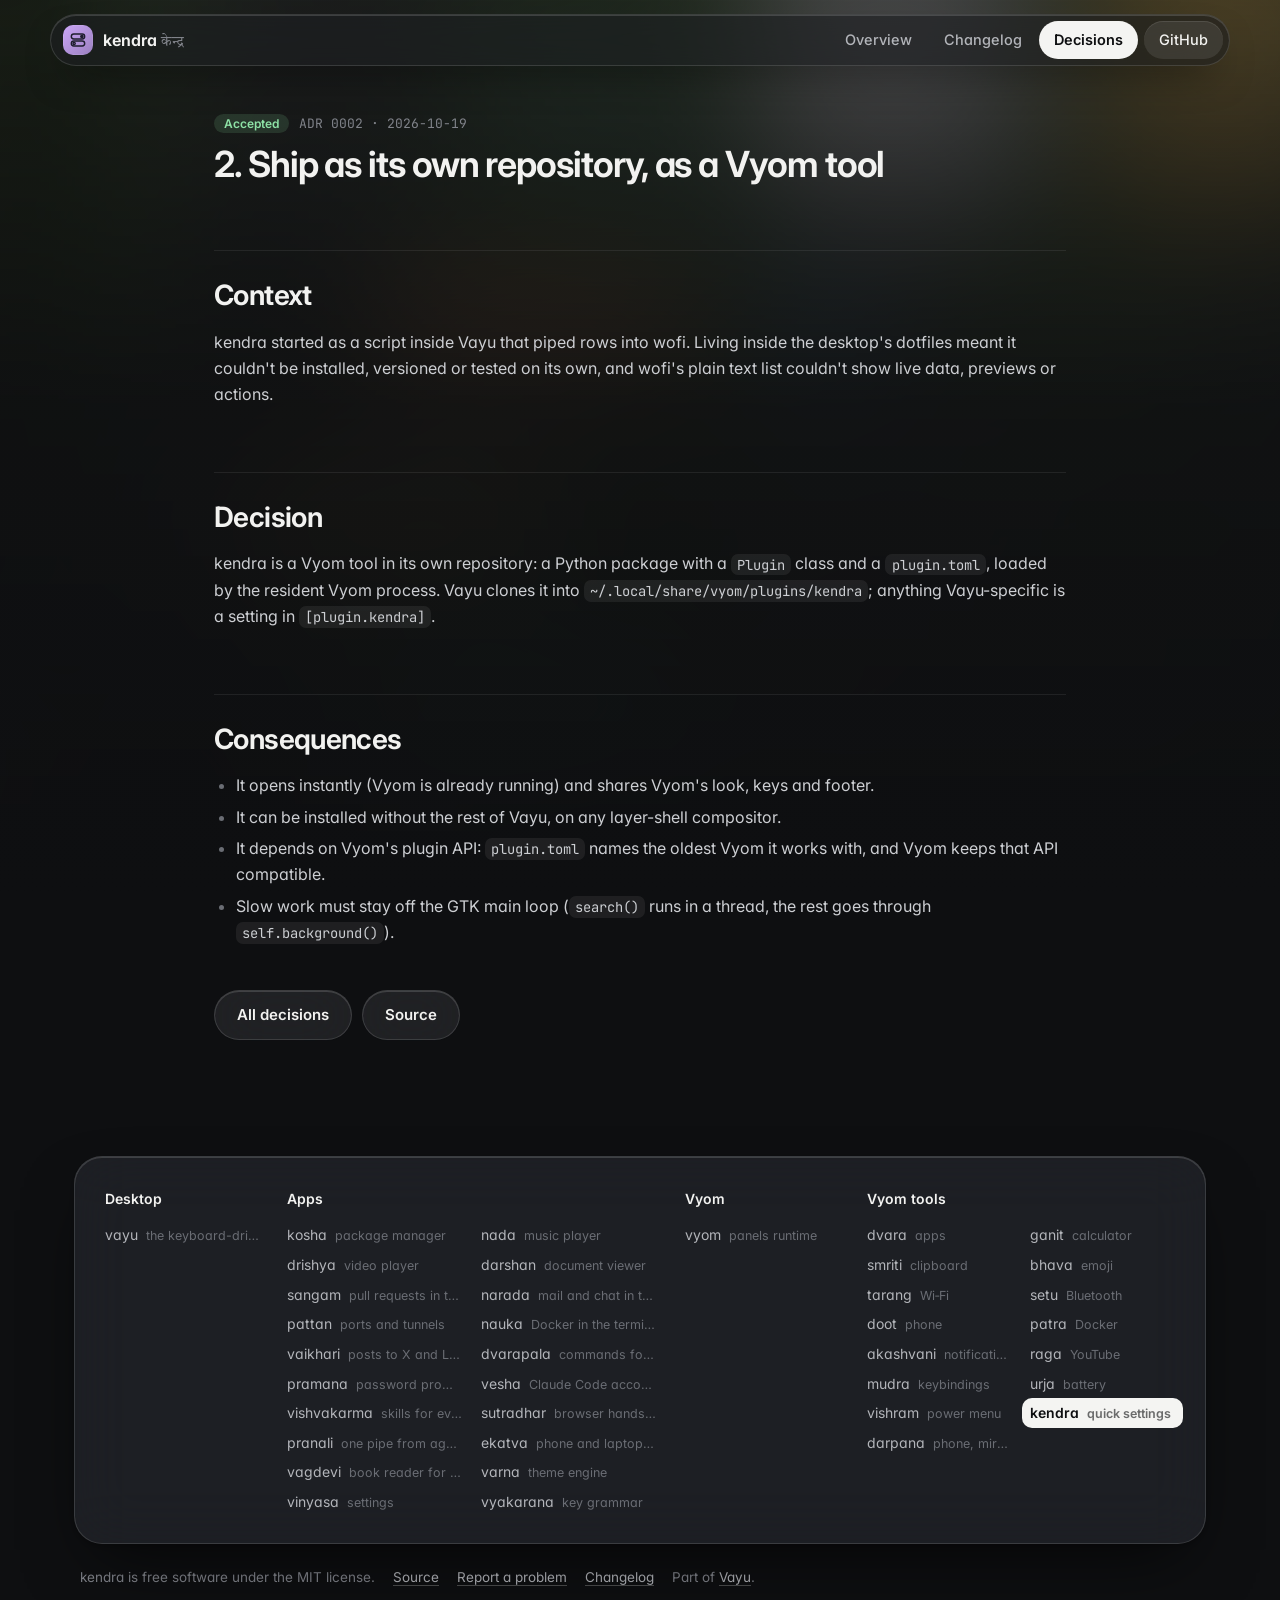
<file: docs/adr/0002-own-repository-as-a-vyom-tool.html>
<!doctype html>
<html lang="en">
<head>
<meta charset="utf-8">
<meta name="viewport" content="width=device-width, initial-scale=1">
<title>ADR 0002: 2. Ship as its own repository, as a Vyom tool · kendra</title>
<meta name="description" content="Quick settings: Wi-Fi, Bluetooth, hotspot, DND, jyoti (keep awake), theme, wallpaper, power profile, volume, brightness, battery, lock, power.">
<meta property="og:title" content="ADR 0002: 2. Ship as its own repository, as a Vyom tool · kendra">
<meta property="og:description" content="Quick settings: Wi-Fi, Bluetooth, hotspot, DND, jyoti (keep awake), theme, wallpaper, power profile, volume, brightness, battery, lock, power.">
<meta name="theme-color" content="#0e0f11">
<link rel="icon" href="../assets/logo.svg" type="image/svg+xml">
<link rel="preconnect" href="https://fonts.googleapis.com">
<link rel="preconnect" href="https://fonts.gstatic.com" crossorigin>
<link href="https://fonts.googleapis.com/css2?family=Inter:wght@400;500;600;700&family=JetBrains+Mono:wght@400;500;600&family=Tiro+Devanagari+Sanskrit&display=swap" rel="stylesheet">
<link rel="stylesheet" href="../assets/site.css">
<style>:root{--tool:#c9b6f2}.backdrop:before{background-image:url("../assets/screenshots/kendra.webp")}</style>
</head>
<body class="sub">
<div class="backdrop" aria-hidden="true"></div>
<header class="top"><div class="in">
<a class="brand" href="../index.html"><img src="../assets/logo.svg" alt=""><span>kendra <small>केन्द्र</small></span></a>
<nav><a href="../index.html" class="">Overview</a><a href="../changelog.html" class="">Changelog</a><a href="../adr/index.html" class="on hide">Decisions</a><a class="gh" href="https://github.com/Theyashsawarkar/kendra">GitHub</a></nav></div></header>

<div class="wrap solo"><article>
<p class="adrmeta"><span class="status accepted">Accepted</span> <span>ADR 0002 · 2026-10-19</span></p><h2 id="2-ship-as-its-own-repository-as-a-vyom-tool"><a class="anchor" href="#2-ship-as-its-own-repository-as-a-vyom-tool">#</a>2. Ship as its own repository, as a Vyom tool</h2>
<h2 id="context"><a class="anchor" href="#context">#</a>Context</h2>
<p>kendra started as a script inside Vayu that piped rows into wofi. Living inside the desktop's dotfiles meant it couldn't be installed, versioned or tested on its own, and wofi's plain text list couldn't show live data, previews or actions.</p>
<h2 id="decision"><a class="anchor" href="#decision">#</a>Decision</h2>
<p>kendra is a Vyom tool in its own repository: a Python package with a <code>Plugin</code> class and a <code>plugin.toml</code>, loaded by the resident Vyom process. Vayu clones it into <code>~/.local/share/vyom/plugins/kendra</code>; anything Vayu-specific is a setting in <code>[plugin.kendra]</code>.</p>
<h2 id="consequences"><a class="anchor" href="#consequences">#</a>Consequences</h2>
<ul><li>It opens instantly (Vyom is already running) and shares Vyom's look, keys and footer.</li><li>It can be installed without the rest of Vayu, on any layer-shell compositor.</li><li>It depends on Vyom's plugin API: <code>plugin.toml</code> names the oldest Vyom it works with, and Vyom keeps that API compatible.</li><li>Slow work must stay off the GTK main loop (<code>search()</code> runs in a thread, the rest goes through <code>self.background()</code>).</li></ul><p class="back"><a class="btn" href="index.html">All decisions</a><a class="btn" href="https://github.com/Theyashsawarkar/kendra/blob/main/docs/adr/0002-own-repository-as-a-vyom-tool.md">Source</a></p>
</article></div>
<footer><div class="in glass"><div class=""><h4>Desktop</h4><div class="list"><a href="https://vayu.theyashsawarkar.dev/" class="">vayu <span>the keyboard-driven Wayland desktop</span></a></div></div><div class="g2"><h4>Apps</h4><div class="list"><a href="https://kosha.theyashsawarkar.dev/" class="">kosha <span>package manager</span></a><a href="https://nada.theyashsawarkar.dev/" class="">nada <span>music player</span></a><a href="https://drishya.theyashsawarkar.dev/" class="">drishya <span>video player</span></a><a href="https://darshan.theyashsawarkar.dev/" class="">darshan <span>document viewer</span></a><a href="https://sangam.theyashsawarkar.dev/" class="">sangam <span>pull requests in the terminal</span></a><a href="https://narada.theyashsawarkar.dev/" class="">narada <span>mail and chat in the terminal</span></a><a href="https://pattan.theyashsawarkar.dev/" class="">pattan <span>ports and tunnels</span></a><a href="https://nauka.theyashsawarkar.dev/" class="">nauka <span>Docker in the terminal</span></a><a href="https://vaikhari.theyashsawarkar.dev/" class="">vaikhari <span>posts to X and LinkedIn</span></a><a href="https://dvarapala.theyashsawarkar.dev/" class="">dvarapala <span>commands for AI agents, approved</span></a><a href="https://pramana.theyashsawarkar.dev/" class="">pramana <span>password prompts</span></a><a href="https://vesha.theyashsawarkar.dev/" class="">vesha <span>Claude Code accounts</span></a><a href="https://vishvakarma.theyashsawarkar.dev/" class="">vishvakarma <span>skills for every AI agent</span></a><a href="https://sutradhar.theyashsawarkar.dev/" class="">sutradhar <span>browser hands for AI agents</span></a><a href="https://pranali.theyashsawarkar.dev/" class="">pranali <span>one pipe from agents to tools</span></a><a href="https://ekatva.theyashsawarkar.dev/" class="">ekatva <span>phone and laptop, linked</span></a><a href="https://vagdevi.theyashsawarkar.dev/" class="">vagdevi <span>book reader for Android</span></a><a href="https://varna.theyashsawarkar.dev/" class="">varna <span>theme engine</span></a><a href="https://vinyasa.theyashsawarkar.dev/" class="">vinyasa <span>settings</span></a><a href="https://vyakarana.theyashsawarkar.dev/" class="">vyakarana <span>key grammar</span></a></div></div><div class=""><h4>Vyom</h4><div class="list"><a href="https://vyom.theyashsawarkar.dev/" class="">vyom <span>panels runtime</span></a></div></div><div class="g2"><h4>Vyom tools</h4><div class="list"><a href="https://dvara.theyashsawarkar.dev/" class="">dvara <span>apps</span></a><a href="https://ganit.theyashsawarkar.dev/" class="">ganit <span>calculator</span></a><a href="https://smriti.theyashsawarkar.dev/" class="">smriti <span>clipboard</span></a><a href="https://bhava.theyashsawarkar.dev/" class="">bhava <span>emoji</span></a><a href="https://tarang.theyashsawarkar.dev/" class="">tarang <span>Wi‑Fi</span></a><a href="https://setu.theyashsawarkar.dev/" class="">setu <span>Bluetooth</span></a><a href="https://doot.theyashsawarkar.dev/" class="">doot <span>phone</span></a><a href="https://patra.theyashsawarkar.dev/" class="">patra <span>Docker</span></a><a href="https://akashvani.theyashsawarkar.dev/" class="">akashvani <span>notifications</span></a><a href="https://raga.theyashsawarkar.dev/" class="">raga <span>YouTube</span></a><a href="https://mudra.theyashsawarkar.dev/" class="">mudra <span>keybindings</span></a><a href="https://urja.theyashsawarkar.dev/" class="">urja <span>battery</span></a><a href="https://vishram.theyashsawarkar.dev/" class="">vishram <span>power menu</span></a><a href="https://kendra.theyashsawarkar.dev/" class="me" aria-current="page">kendra <span>quick settings</span></a><a href="https://darpana.theyashsawarkar.dev/" class="">darpana <span>phone, mirrored</span></a></div></div></div>
<div class="bottom"><span>kendra is free software under the MIT license.</span><a href="https://github.com/Theyashsawarkar/kendra">Source</a><a href="https://github.com/Theyashsawarkar/kendra/issues">Report a problem</a><a href="../changelog.html">Changelog</a><span>Part of <a href="https://vayu.theyashsawarkar.dev/">Vayu</a>.</span></div></footer>
<script>
document.querySelectorAll('pre.code').forEach(p=>{const b=document.createElement('button');b.className='copy';b.type='button';b.textContent='Copy';
b.onclick=()=>{navigator.clipboard.writeText(p.querySelector('code').innerText).then(()=>{b.textContent='Copied';b.classList.add('done');setTimeout(()=>{b.textContent='Copy';b.classList.remove('done')},1400)})};p.appendChild(b)});
const links=[...document.querySelectorAll('.toc a')];if(links.length){const hs=links.map(a=>document.getElementById(a.hash.slice(1))).filter(Boolean);
const on=()=>{let cur=hs[0];for(const h of hs){if(h.getBoundingClientRect().top<120)cur=h}links.forEach(a=>a.classList.toggle('on',cur&&a.hash==='#'+cur.id))};
addEventListener('scroll',on,{passive:true});on()}
</script>
</body>
</html>
</file>
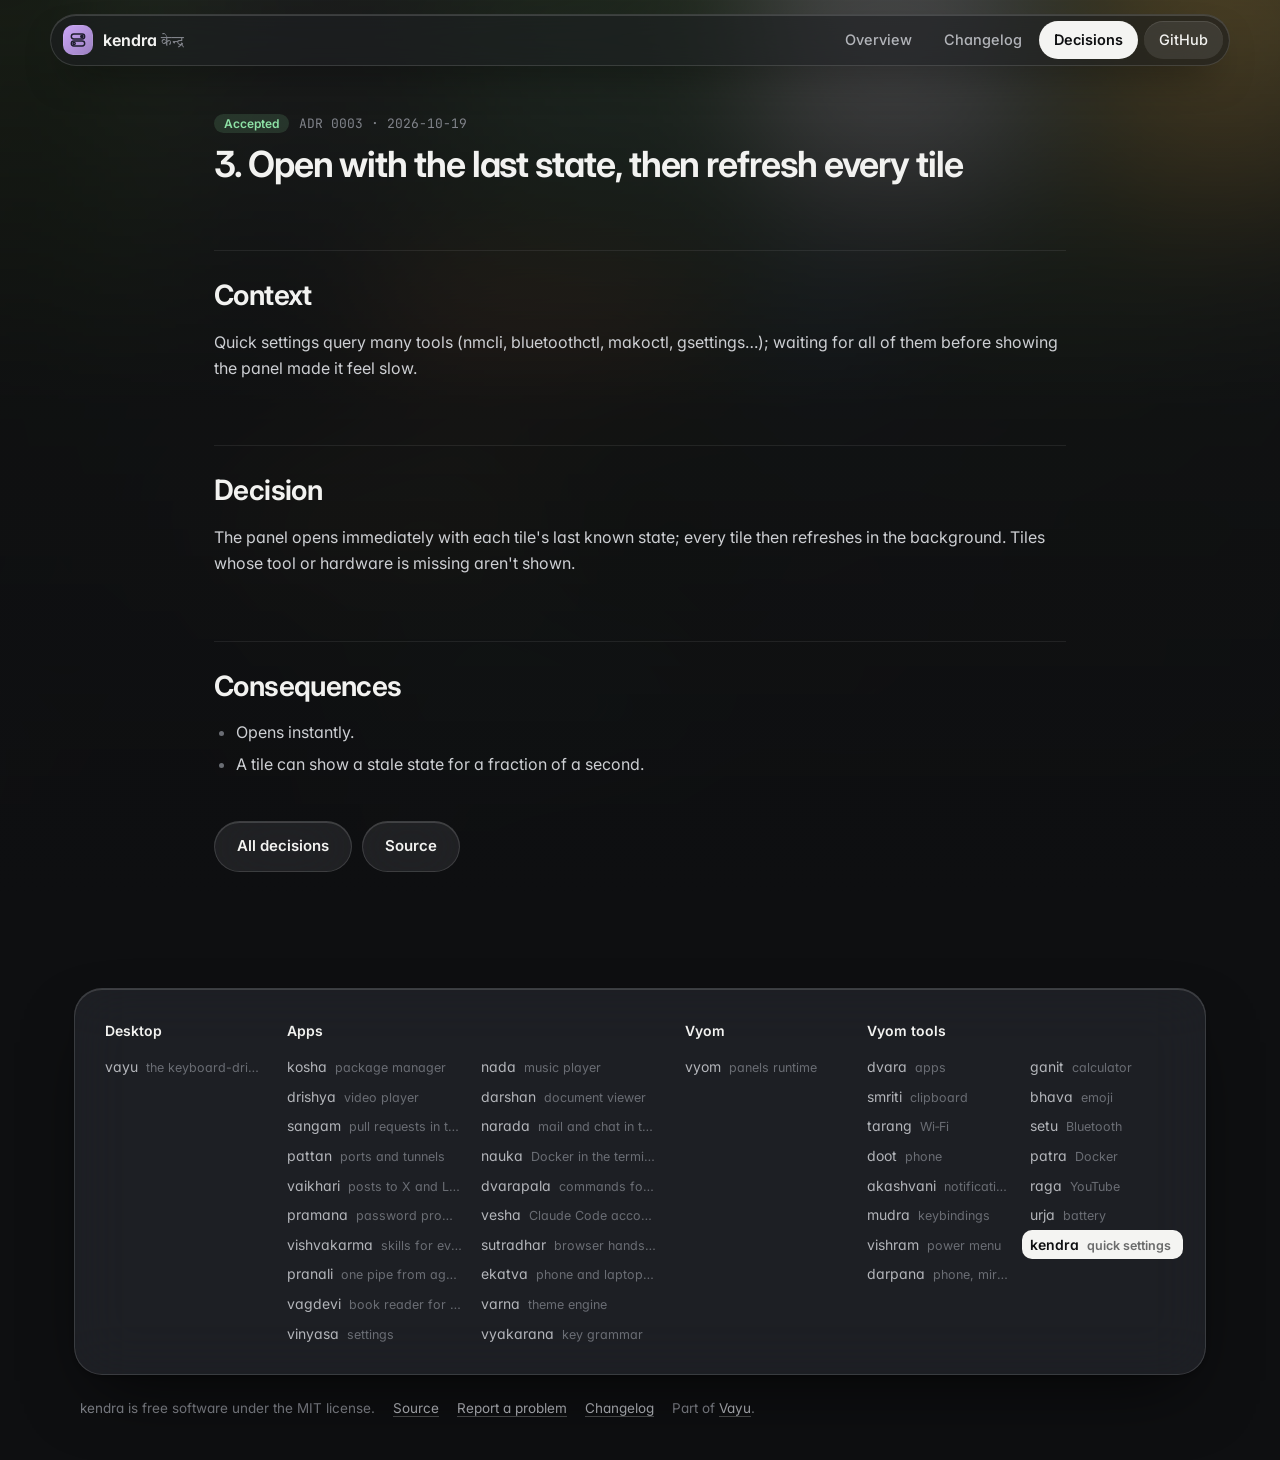
<file: docs/adr/0003-instant-then-refresh.html>
<!doctype html>
<html lang="en">
<head>
<meta charset="utf-8">
<meta name="viewport" content="width=device-width, initial-scale=1">
<title>ADR 0003: 3. Open with the last state, then refresh every tile · kendra</title>
<meta name="description" content="Quick settings: Wi-Fi, Bluetooth, hotspot, DND, jyoti (keep awake), theme, wallpaper, power profile, volume, brightness, battery, lock, power.">
<meta property="og:title" content="ADR 0003: 3. Open with the last state, then refresh every tile · kendra">
<meta property="og:description" content="Quick settings: Wi-Fi, Bluetooth, hotspot, DND, jyoti (keep awake), theme, wallpaper, power profile, volume, brightness, battery, lock, power.">
<meta name="theme-color" content="#0e0f11">
<link rel="icon" href="../assets/logo.svg" type="image/svg+xml">
<link rel="preconnect" href="https://fonts.googleapis.com">
<link rel="preconnect" href="https://fonts.gstatic.com" crossorigin>
<link href="https://fonts.googleapis.com/css2?family=Inter:wght@400;500;600;700&family=JetBrains+Mono:wght@400;500;600&family=Tiro+Devanagari+Sanskrit&display=swap" rel="stylesheet">
<link rel="stylesheet" href="../assets/site.css">
<style>:root{--tool:#c9b6f2}.backdrop:before{background-image:url("../assets/screenshots/kendra.webp")}</style>
</head>
<body class="sub">
<div class="backdrop" aria-hidden="true"></div>
<header class="top"><div class="in">
<a class="brand" href="../index.html"><img src="../assets/logo.svg" alt=""><span>kendra <small>केन्द्र</small></span></a>
<nav><a href="../index.html" class="">Overview</a><a href="../changelog.html" class="">Changelog</a><a href="../adr/index.html" class="on hide">Decisions</a><a class="gh" href="https://github.com/Theyashsawarkar/kendra">GitHub</a></nav></div></header>

<div class="wrap solo"><article>
<p class="adrmeta"><span class="status accepted">Accepted</span> <span>ADR 0003 · 2026-10-19</span></p><h2 id="3-open-with-the-last-state-then-refresh-every-tile"><a class="anchor" href="#3-open-with-the-last-state-then-refresh-every-tile">#</a>3. Open with the last state, then refresh every tile</h2>
<h2 id="context"><a class="anchor" href="#context">#</a>Context</h2>
<p>Quick settings query many tools (nmcli, bluetoothctl, makoctl, gsettings…); waiting for all of them before showing the panel made it feel slow.</p>
<h2 id="decision"><a class="anchor" href="#decision">#</a>Decision</h2>
<p>The panel opens immediately with each tile's last known state; every tile then refreshes in the background. Tiles whose tool or hardware is missing aren't shown.</p>
<h2 id="consequences"><a class="anchor" href="#consequences">#</a>Consequences</h2>
<ul><li>Opens instantly.</li><li>A tile can show a stale state for a fraction of a second.</li></ul><p class="back"><a class="btn" href="index.html">All decisions</a><a class="btn" href="https://github.com/Theyashsawarkar/kendra/blob/main/docs/adr/0003-instant-then-refresh.md">Source</a></p>
</article></div>
<footer><div class="in glass"><div class=""><h4>Desktop</h4><div class="list"><a href="https://vayu.theyashsawarkar.dev/" class="">vayu <span>the keyboard-driven Wayland desktop</span></a></div></div><div class="g2"><h4>Apps</h4><div class="list"><a href="https://kosha.theyashsawarkar.dev/" class="">kosha <span>package manager</span></a><a href="https://nada.theyashsawarkar.dev/" class="">nada <span>music player</span></a><a href="https://drishya.theyashsawarkar.dev/" class="">drishya <span>video player</span></a><a href="https://darshan.theyashsawarkar.dev/" class="">darshan <span>document viewer</span></a><a href="https://sangam.theyashsawarkar.dev/" class="">sangam <span>pull requests in the terminal</span></a><a href="https://narada.theyashsawarkar.dev/" class="">narada <span>mail and chat in the terminal</span></a><a href="https://pattan.theyashsawarkar.dev/" class="">pattan <span>ports and tunnels</span></a><a href="https://nauka.theyashsawarkar.dev/" class="">nauka <span>Docker in the terminal</span></a><a href="https://vaikhari.theyashsawarkar.dev/" class="">vaikhari <span>posts to X and LinkedIn</span></a><a href="https://dvarapala.theyashsawarkar.dev/" class="">dvarapala <span>commands for AI agents, approved</span></a><a href="https://pramana.theyashsawarkar.dev/" class="">pramana <span>password prompts</span></a><a href="https://vesha.theyashsawarkar.dev/" class="">vesha <span>Claude Code accounts</span></a><a href="https://vishvakarma.theyashsawarkar.dev/" class="">vishvakarma <span>skills for every AI agent</span></a><a href="https://sutradhar.theyashsawarkar.dev/" class="">sutradhar <span>browser hands for AI agents</span></a><a href="https://pranali.theyashsawarkar.dev/" class="">pranali <span>one pipe from agents to tools</span></a><a href="https://ekatva.theyashsawarkar.dev/" class="">ekatva <span>phone and laptop, linked</span></a><a href="https://vagdevi.theyashsawarkar.dev/" class="">vagdevi <span>book reader for Android</span></a><a href="https://varna.theyashsawarkar.dev/" class="">varna <span>theme engine</span></a><a href="https://vinyasa.theyashsawarkar.dev/" class="">vinyasa <span>settings</span></a><a href="https://vyakarana.theyashsawarkar.dev/" class="">vyakarana <span>key grammar</span></a></div></div><div class=""><h4>Vyom</h4><div class="list"><a href="https://vyom.theyashsawarkar.dev/" class="">vyom <span>panels runtime</span></a></div></div><div class="g2"><h4>Vyom tools</h4><div class="list"><a href="https://dvara.theyashsawarkar.dev/" class="">dvara <span>apps</span></a><a href="https://ganit.theyashsawarkar.dev/" class="">ganit <span>calculator</span></a><a href="https://smriti.theyashsawarkar.dev/" class="">smriti <span>clipboard</span></a><a href="https://bhava.theyashsawarkar.dev/" class="">bhava <span>emoji</span></a><a href="https://tarang.theyashsawarkar.dev/" class="">tarang <span>Wi‑Fi</span></a><a href="https://setu.theyashsawarkar.dev/" class="">setu <span>Bluetooth</span></a><a href="https://doot.theyashsawarkar.dev/" class="">doot <span>phone</span></a><a href="https://patra.theyashsawarkar.dev/" class="">patra <span>Docker</span></a><a href="https://akashvani.theyashsawarkar.dev/" class="">akashvani <span>notifications</span></a><a href="https://raga.theyashsawarkar.dev/" class="">raga <span>YouTube</span></a><a href="https://mudra.theyashsawarkar.dev/" class="">mudra <span>keybindings</span></a><a href="https://urja.theyashsawarkar.dev/" class="">urja <span>battery</span></a><a href="https://vishram.theyashsawarkar.dev/" class="">vishram <span>power menu</span></a><a href="https://kendra.theyashsawarkar.dev/" class="me" aria-current="page">kendra <span>quick settings</span></a><a href="https://darpana.theyashsawarkar.dev/" class="">darpana <span>phone, mirrored</span></a></div></div></div>
<div class="bottom"><span>kendra is free software under the MIT license.</span><a href="https://github.com/Theyashsawarkar/kendra">Source</a><a href="https://github.com/Theyashsawarkar/kendra/issues">Report a problem</a><a href="../changelog.html">Changelog</a><span>Part of <a href="https://vayu.theyashsawarkar.dev/">Vayu</a>.</span></div></footer>
<script>
document.querySelectorAll('pre.code').forEach(p=>{const b=document.createElement('button');b.className='copy';b.type='button';b.textContent='Copy';
b.onclick=()=>{navigator.clipboard.writeText(p.querySelector('code').innerText).then(()=>{b.textContent='Copied';b.classList.add('done');setTimeout(()=>{b.textContent='Copy';b.classList.remove('done')},1400)})};p.appendChild(b)});
const links=[...document.querySelectorAll('.toc a')];if(links.length){const hs=links.map(a=>document.getElementById(a.hash.slice(1))).filter(Boolean);
const on=()=>{let cur=hs[0];for(const h of hs){if(h.getBoundingClientRect().top<120)cur=h}links.forEach(a=>a.classList.toggle('on',cur&&a.hash==='#'+cur.id))};
addEventListener('scroll',on,{passive:true});on()}
</script>
</body>
</html>
</file>
<file: docs/assets/site.css>
/* Vayu's Spatial look (the same as vayu.theyashsawarkar.dev): graphite
   glass floating over the tool's own screenshot, blurred far out of focus;
   very round; where you are is a near-white pill or brighter glass; no
   glows; colour only where it means something. The tool's own colour
   (--tool) is only its signature: the release dots. */
:root{--crust:#0e0f11;--mantle:#141518;--base:#1b1c20;--s0:#2a2c31;--s1:#3a3c42;--ov0:#6a6d74;--ov1:#80838a;
--sub0:#b3b5ba;--sub1:#cdcfd3;--text:#f2f2f0;--accent:#f4f4f2;--green:#8ee2a6;--peach:#f7b07d;--red:#ff9389;--blue:#93c4ff;--yellow:#f3d47f;
--glass:rgba(52,54,60,.44);--hi:rgba(255,255,255,.09);--rim:rgba(255,255,255,.13);--lit:inset 0 1px 0 rgba(255,255,255,.15);
--float:0 30px 70px -24px rgba(0,0,0,.7),0 2px 6px rgba(0,0,0,.25);--blur:blur(28px) saturate(160%);
--ui:"Inter","Adwaita Sans",system-ui,sans-serif;--mono:"JetBrains Mono","JetBrainsMono Nerd Font",ui-monospace,monospace;
--sa:"Tiro Devanagari Sanskrit","Noto Serif Devanagari",serif;color-scheme:dark}
*{box-sizing:border-box}html{scroll-behavior:smooth;scroll-padding-top:96px}
body{margin:0;min-height:100vh;background:var(--crust);color:var(--text);font:16px/1.65 var(--ui);-webkit-font-smoothing:antialiased;font-feature-settings:"cv11","ss01"}
/* the backdrop: the tool's screenshot, out of focus, fading to graphite */
.backdrop{position:fixed;inset:0;z-index:-1;overflow:hidden;pointer-events:none}
.backdrop:before{content:"";position:absolute;inset:-12%;background:center/cover no-repeat;filter:blur(64px) saturate(1.25) brightness(.62);transform:translateZ(0)}
.backdrop:after{content:"";position:absolute;inset:0;background:linear-gradient(to bottom,rgba(14,15,17,.25),rgba(14,15,17,.8) 60%,var(--crust))}
.backdrop.none:before{background:radial-gradient(60% 50% at 50% 0%,color-mix(in srgb,var(--tool) 22%,transparent),transparent 70%);filter:none}
.sub .backdrop:after{background:linear-gradient(to bottom,rgba(14,15,17,.55),rgba(14,15,17,.93) 45%,var(--crust))}
a{color:var(--accent);text-decoration:underline;text-decoration-color:rgba(244,244,242,.3);text-underline-offset:3px}
a:hover{text-decoration-color:currentColor}
code{font:.86em var(--mono);background:rgba(255,255,255,.07);padding:.14em .45em;border-radius:7px;color:var(--sub1)}
kbd{display:inline-block;min-width:1.7em;padding:.05em .45em;font:500 .8em/1.6 var(--mono);text-align:center;color:var(--text);background:rgba(255,255,255,.08);border:1px solid rgba(255,255,255,.14);border-bottom-width:2px;border-radius:8px}
img{max-width:100%;height:auto}
:focus-visible{outline:2px solid var(--accent);outline-offset:3px;border-radius:10px}
.glass{background:var(--glass);-webkit-backdrop-filter:var(--blur);backdrop-filter:var(--blur);border:1px solid var(--rim);box-shadow:var(--lit),var(--float)}
/* nav: a floating glass capsule; the page you're on is the near-white pill */
.top{position:sticky;top:0;z-index:20;padding:14px 24px 0}
.top .in{max-width:1180px;margin:0 auto;padding:6px 6px 6px 10px;display:flex;align-items:center;gap:18px;border-radius:999px;
background:rgba(30,31,35,.62);-webkit-backdrop-filter:var(--blur);backdrop-filter:var(--blur);border:1px solid var(--rim);box-shadow:var(--lit),0 18px 40px -18px rgba(0,0,0,.7)}
.brand{display:flex;align-items:center;gap:10px;font-weight:650;font-size:16px;color:var(--text);text-decoration:none;padding:2px 6px 2px 2px;border-radius:999px}
.brand img{width:30px;height:30px;border-radius:10px}.brand small{font:400 14px var(--sa);color:var(--ov1)}
.top nav{display:flex;gap:2px;margin-left:auto}
.top nav a{color:var(--sub0);padding:7px 15px;border-radius:999px;font-size:14.5px;font-weight:500;text-decoration:none;white-space:nowrap;transition:background-color .15s,color .15s}
.top nav a:hover{background:rgba(255,255,255,.08);color:var(--text)}
.top nav a.on{background:var(--accent);color:var(--crust);font-weight:600}
.top nav a.gh{color:var(--text);background:rgba(255,255,255,.09);box-shadow:inset 0 1px 0 rgba(255,255,255,.1);margin-left:4px}.top nav a.gh:hover{background:rgba(255,255,255,.15)}
/* hero: the logo, the name, the verse, then the tool itself */
.hero{max-width:860px;margin:0 auto;padding:76px 24px 0;text-align:center}
.hero .logo{width:104px;height:104px;border-radius:28px;box-shadow:0 26px 50px -18px rgba(0,0,0,.8),0 0 0 1px rgba(255,255,255,.08)}
.hero h1{font-size:clamp(46px,7vw,76px);line-height:1;margin:26px 0 10px;letter-spacing:-.04em;font-weight:700}
.hero .sa{font-size:16px;color:var(--sub0)}.hero .sa b{font:400 21px var(--sa);color:var(--sub1);margin-right:6px}.hero .sa i{font-style:normal;color:var(--ov1)}
.hero p.lead{font-size:19.5px;line-height:1.55;color:var(--sub1);max-width:34em;margin:22px auto 0;text-wrap:pretty}
.hero .shloka{margin:34px auto 0;max-width:600px}
.hero .shloka p{margin:0;font:400 21px/1.55 var(--sa);color:var(--text)}
.hero .shloka figcaption{margin-top:10px;font-size:14.5px;color:var(--sub0);text-wrap:pretty}.hero .shloka cite{display:block;margin-top:2px;color:var(--ov1);font-style:normal;font-size:13px}
.cta{display:flex;gap:10px;flex-wrap:wrap;justify-content:center;margin-top:32px}
.btn{display:inline-flex;align-items:center;gap:8px;padding:12px 22px;border-radius:999px;font-weight:600;font-size:15px;color:var(--text);
background:rgba(255,255,255,.08);border:1px solid var(--rim);box-shadow:var(--lit);-webkit-backdrop-filter:var(--blur);backdrop-filter:var(--blur);text-decoration:none;transition:background-color .15s}
.btn:hover{background:rgba(255,255,255,.14)}
.btn.primary{background:var(--accent);color:var(--crust);border-color:transparent;box-shadow:0 10px 30px -12px rgba(0,0,0,.6)}.btn.primary:hover{background:#fff}
.meta{display:flex;gap:6px;flex-wrap:wrap;justify-content:center;margin-top:20px;font-size:13.5px;color:var(--ov1)}
.meta span{padding:4px 12px;border-radius:999px;border:1px solid rgba(255,255,255,.09)}.meta b{color:var(--sub1);font-weight:600}
.shot{max-width:1180px;margin:56px auto 0;padding:0 24px;display:flex;gap:22px;justify-content:center;align-items:flex-start}
.shot img{display:block;border-radius:26px;border:1px solid var(--rim);background:var(--base);box-shadow:0 0 0 6px rgba(255,255,255,.04),0 50px 110px -30px rgba(0,0,0,.85)}
.shot.many img{flex:1 1 0;min-width:0;max-width:300px;border-radius:30px}
.shot figcaption{display:none}
/* layout: a glass "On this page" panel beside the article */
.wrap{max-width:1180px;margin:0 auto;padding:72px 24px 40px;display:grid;grid-template-columns:240px minmax(0,1fr);gap:56px}
.sub .wrap{padding-top:48px}
.wrap.solo{grid-template-columns:minmax(0,1fr);max-width:900px}.wrap.solo article{max-width:none}
.adrmeta+h2{border-top:0;padding-top:0;margin-top:10px;font-size:36px;letter-spacing:-.03em}
article>h2:first-child{font-size:36px;letter-spacing:-.03em}
.toc{position:sticky;top:92px;align-self:start;max-height:calc(100vh - 112px);overflow:auto;scrollbar-width:thin;scrollbar-color:rgba(255,255,255,.15) transparent;
padding:14px 8px 10px;border-radius:24px;background:rgba(30,31,35,.6);-webkit-backdrop-filter:var(--blur);backdrop-filter:var(--blur);border:1px solid var(--rim);box-shadow:var(--lit),0 24px 50px -24px rgba(0,0,0,.7)}
.toc:empty{display:none}
.toc b{display:block;font-size:13px;font-weight:600;color:var(--ov1);margin:0 12px 6px}
.toc a{display:block;color:var(--sub0);padding:6px 12px;border-radius:14px;font-size:13.5px;line-height:1.4;text-decoration:none;transition:background-color .15s,color .15s}
.toc a.l3{padding:4px 12px 4px 24px;font-size:12.5px;color:var(--ov1)}
.toc a:hover{color:var(--text);background:rgba(255,255,255,.06)}
.toc a.on{color:var(--text);background:rgba(255,255,255,.11);box-shadow:inset 0 1px 0 rgba(255,255,255,.12),inset 0 0 0 1px rgba(255,255,255,.08)}
article{min-width:0;max-width:820px}
article h2{font-size:28px;line-height:1.2;letter-spacing:-.022em;margin:64px 0 14px;padding-top:28px;border-top:1px solid rgba(255,255,255,.08);font-weight:650}
article>h2:first-child,article>section:first-child h2{margin-top:0;padding-top:0;border-top:0}
article h3{font-size:19px;margin:34px 0 10px;font-weight:600;letter-spacing:-.01em}article h4{font-size:16px;margin:24px 0 8px;color:var(--sub1)}
article p,article li{color:var(--sub1);overflow-wrap:anywhere}article strong{color:var(--text);font-weight:600}
article .anchor{opacity:0;margin-left:-22px;width:22px;display:inline-block;color:var(--ov0);text-decoration:none}
article h2:hover .anchor,article h3:hover .anchor{opacity:1}
article ul,article ol{padding-left:22px}article li{margin:5px 0}article li::marker{color:var(--ov0)}
article img{border-radius:22px;border:1px solid var(--rim);box-shadow:0 30px 70px -28px rgba(0,0,0,.85)}
article p[align=center]{text-align:center}article p[align=center] img{margin:6px 0}
article blockquote{margin:22px 0;padding:14px 20px;background:rgba(255,255,255,.04);border:1px solid rgba(255,255,255,.08);box-shadow:inset 0 1px 0 rgba(255,255,255,.06);border-radius:20px}
article blockquote p{margin:.2em 0;color:var(--sub0)}
pre.code{position:relative;background:rgba(10,11,13,.6);border:1px solid rgba(255,255,255,.08);border-radius:18px;padding:18px 20px;overflow:auto;font:13.5px/1.65 var(--mono);color:var(--sub1)}
pre.code code{background:none;padding:0;font-size:inherit;color:inherit}
pre.code .copy{position:absolute;top:10px;right:10px;font:600 12.5px var(--ui);padding:5px 13px;border-radius:999px;border:1px solid rgba(255,255,255,.12);background:rgba(255,255,255,.08);color:var(--sub1);cursor:pointer;opacity:0;transition:opacity .15s,background-color .15s}
pre.code:hover .copy,pre.code .copy:focus-visible{opacity:1}pre.code .copy:hover{background:var(--accent);color:var(--crust)}
pre.code .copy.done{background:var(--green);color:var(--crust);border-color:transparent;opacity:1}
.table{overflow:auto;margin:18px 0 22px;border:1px solid rgba(255,255,255,.09);border-radius:20px;background:rgba(255,255,255,.035)}
table{border-collapse:collapse;width:100%;font-size:14.5px}
th{text-align:left;color:var(--ov1);font-size:13px;font-weight:600;padding:12px 16px;border-bottom:1px solid rgba(255,255,255,.08);white-space:nowrap}
td{padding:11px 16px;border-top:1px solid rgba(255,255,255,.05);color:var(--sub1);vertical-align:top}tbody tr:first-child td{border-top:0}
td code{white-space:nowrap}
/* changelog: each release a glass card on a thread */
.release{position:relative;margin:0 0 18px 22px;padding:22px 26px 10px;border-radius:24px;background:rgba(255,255,255,.035);border:1px solid rgba(255,255,255,.08);box-shadow:inset 0 1px 0 rgba(255,255,255,.07)}
.release:before{content:"";position:absolute;left:-23px;top:0;bottom:-18px;width:1px;background:rgba(255,255,255,.1)}
.release:after{content:"";position:absolute;left:-28px;top:30px;width:11px;height:11px;border-radius:50%;background:var(--tool);box-shadow:0 0 0 4px var(--crust)}
.release:last-child:before{bottom:auto;height:30px}
.release h2{margin:0 0 6px;padding:0;border:0;font-size:22px;display:flex;align-items:baseline;flex-wrap:wrap;gap:4px 12px}
.release h2 .date{font:500 13.5px var(--mono);color:var(--ov1)}
.release .tag{font:600 12.5px var(--ui);padding:3px 11px;border-radius:999px;background:rgba(255,255,255,.08);color:var(--sub1);text-decoration:none;margin-left:auto}
.release .tag:hover{background:rgba(255,255,255,.14);color:var(--text)}
.release h3{font-size:15px;color:var(--sub0);margin:18px 0 6px}
/* decisions */
.cards{display:grid;grid-template-columns:repeat(auto-fill,minmax(min(300px,100%),1fr));gap:14px;margin:22px 0}
.card{display:block;background:rgba(255,255,255,.04);border:1px solid rgba(255,255,255,.09);box-shadow:inset 0 1px 0 rgba(255,255,255,.07);border-radius:24px;padding:20px 22px;color:var(--text);text-decoration:none;transition:background-color .15s,border-color .15s}
.card:hover{background:var(--hi);border-color:rgba(255,255,255,.18)}
.card .n{font:500 12.5px var(--mono);color:var(--ov1);display:flex;gap:8px;align-items:center}.card h3{margin:10px 0 6px;font-size:17px;line-height:1.35}.card p{margin:0;color:var(--sub0);font-size:14px}
.status{display:inline-block;font:600 12px var(--ui);padding:2px 10px;border-radius:999px;background:rgba(142,226,166,.14);color:var(--green)}
.status.superseded,.status.deprecated{background:rgba(247,176,125,.14);color:var(--peach)}.status.proposed{background:rgba(147,196,255,.14);color:var(--blue)}
.adrmeta{display:flex;gap:10px;align-items:center;font:13px var(--mono);color:var(--ov1);margin:0 0 6px}
.back{display:flex;gap:10px;margin-top:44px}.back a{text-decoration:none}
/* footer: the family, in one glass panel */
footer{max-width:1180px;margin:60px auto 0;padding:0 24px 40px}
footer .in{display:grid;grid-template-columns:1fr 2.4fr 1fr 2fr;gap:28px;padding:30px 30px 26px;border-radius:28px}
footer h4{margin:0 0 10px;font-size:14px;font-weight:600;color:var(--text)}
footer .list{display:grid;gap:0 18px}footer .g2 .list{grid-template-columns:1fr 1fr}
footer a{display:flex;gap:8px;align-items:baseline;color:var(--sub0);font-size:14px;padding:3px 8px;margin:0 -8px;border-radius:10px;text-decoration:none;min-width:0}
footer a:hover{color:var(--text);background:rgba(255,255,255,.06)}footer a span{color:var(--ov0);font-size:12.5px;white-space:nowrap;overflow:hidden;text-overflow:ellipsis}
footer a.me{color:var(--crust);background:var(--accent);font-weight:600}footer a.me span{color:rgba(14,15,17,.6)}
footer .bottom{display:flex;flex-wrap:wrap;gap:6px 18px;padding:22px 6px 0;color:var(--ov1);font-size:13.5px}
footer .bottom a{display:inline;padding:0;margin:0;font-size:13.5px;color:var(--sub0);text-decoration:underline;text-decoration-color:rgba(255,255,255,.25)}footer .bottom a:hover{background:none}
@media(max-width:1000px){footer .in{grid-template-columns:1fr 1fr}}
@media(max-width:900px){.wrap{grid-template-columns:1fr;gap:28px}.toc{display:none}}
@media(max-width:640px){.top{padding:10px 10px 0}.top .in{gap:6px;padding-left:6px}.brand small,.brand span{display:none}
.top nav{overflow-x:auto;scrollbar-width:none}.top nav::-webkit-scrollbar{display:none}.top nav a{padding:7px 11px;font-size:14px}.top nav a.hide{display:none}
.hero{padding:44px 16px 0}.hero .logo{width:84px;height:84px;border-radius:23px}.hero p.lead{font-size:17px}.hero .shloka p{font-size:18.5px}
.shot{margin-top:36px;padding:0 16px;gap:10px}.shot img{border-radius:16px}.shot.many img{border-radius:18px}
.wrap{padding:52px 16px 32px}article h2{font-size:23px}.release{margin-left:14px;padding:18px 18px 8px}.release:before{left:-15px}.release:after{left:-20px}
footer{padding:0 16px 32px}footer .in{grid-template-columns:1fr;padding:22px 20px}footer .g2 .list{grid-template-columns:1fr}}
@media(prefers-reduced-motion:reduce){html{scroll-behavior:auto}*{transition:none!important}}
</file>
